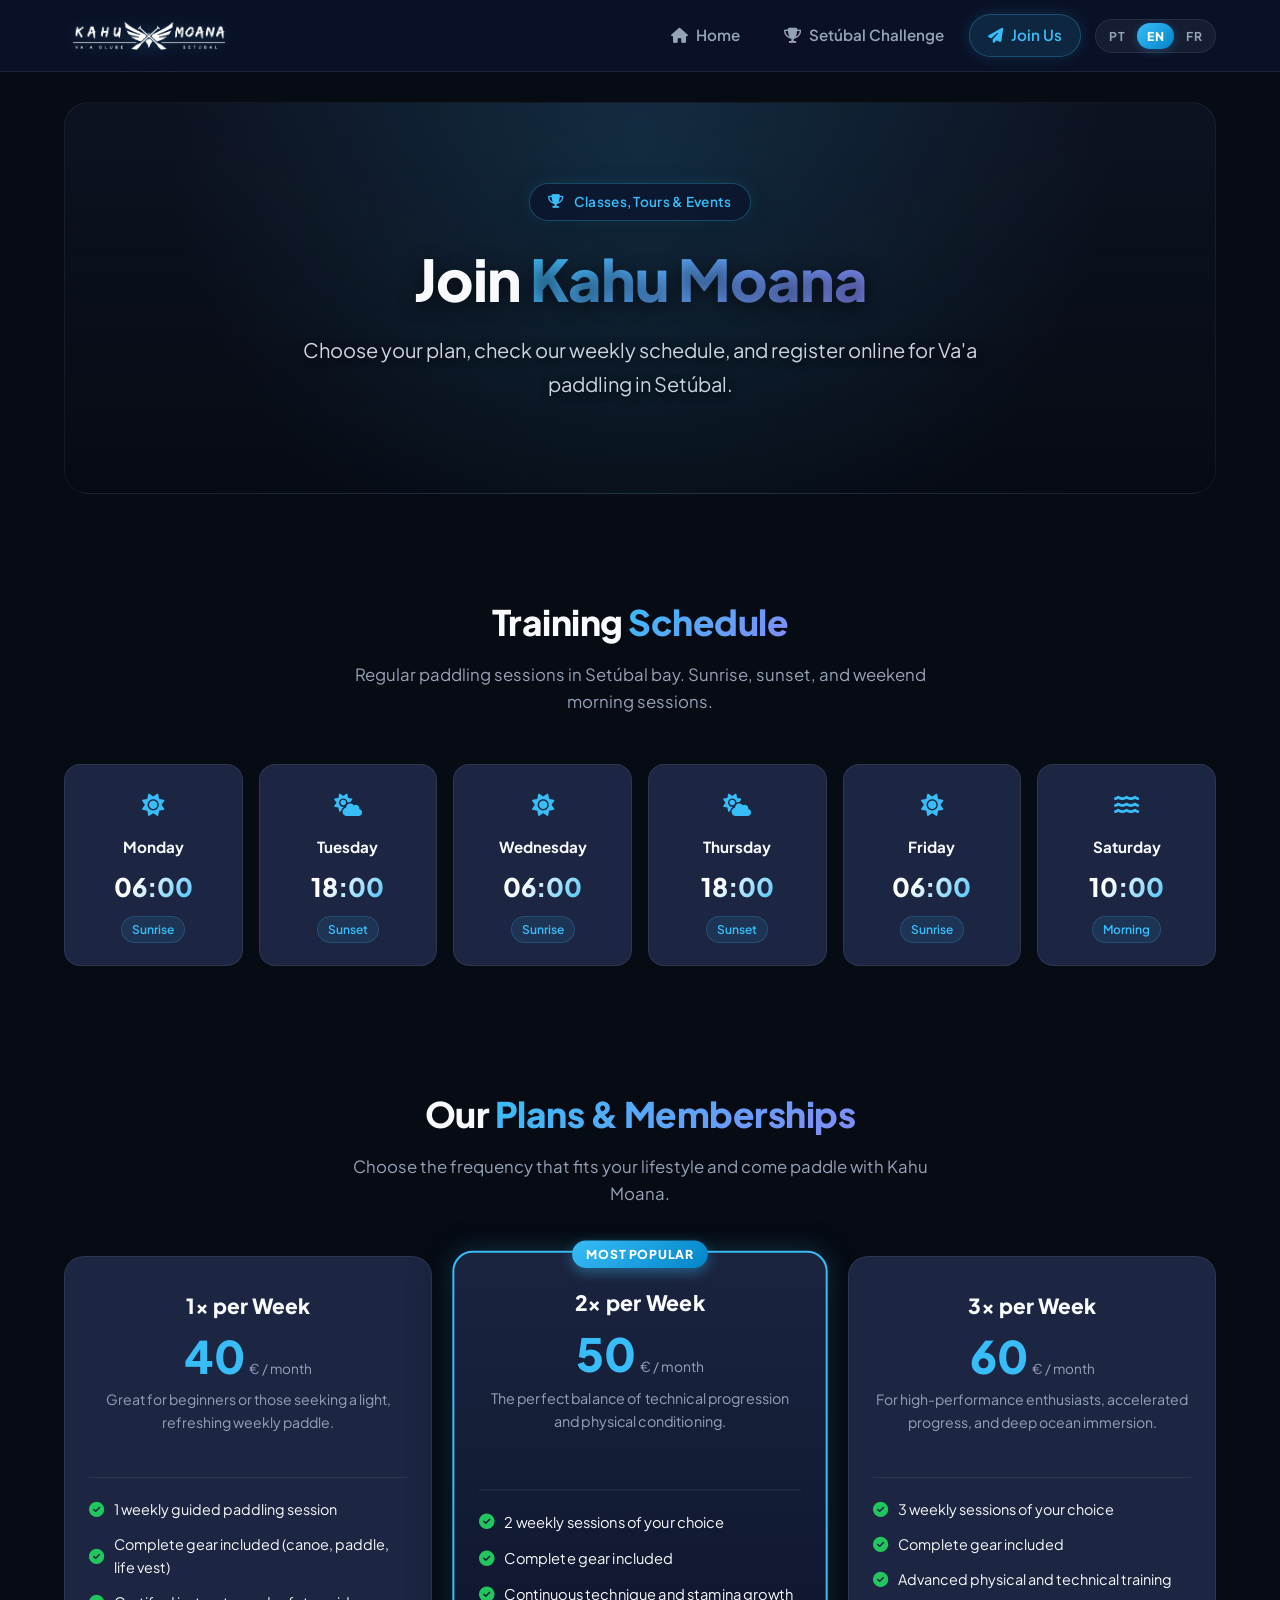
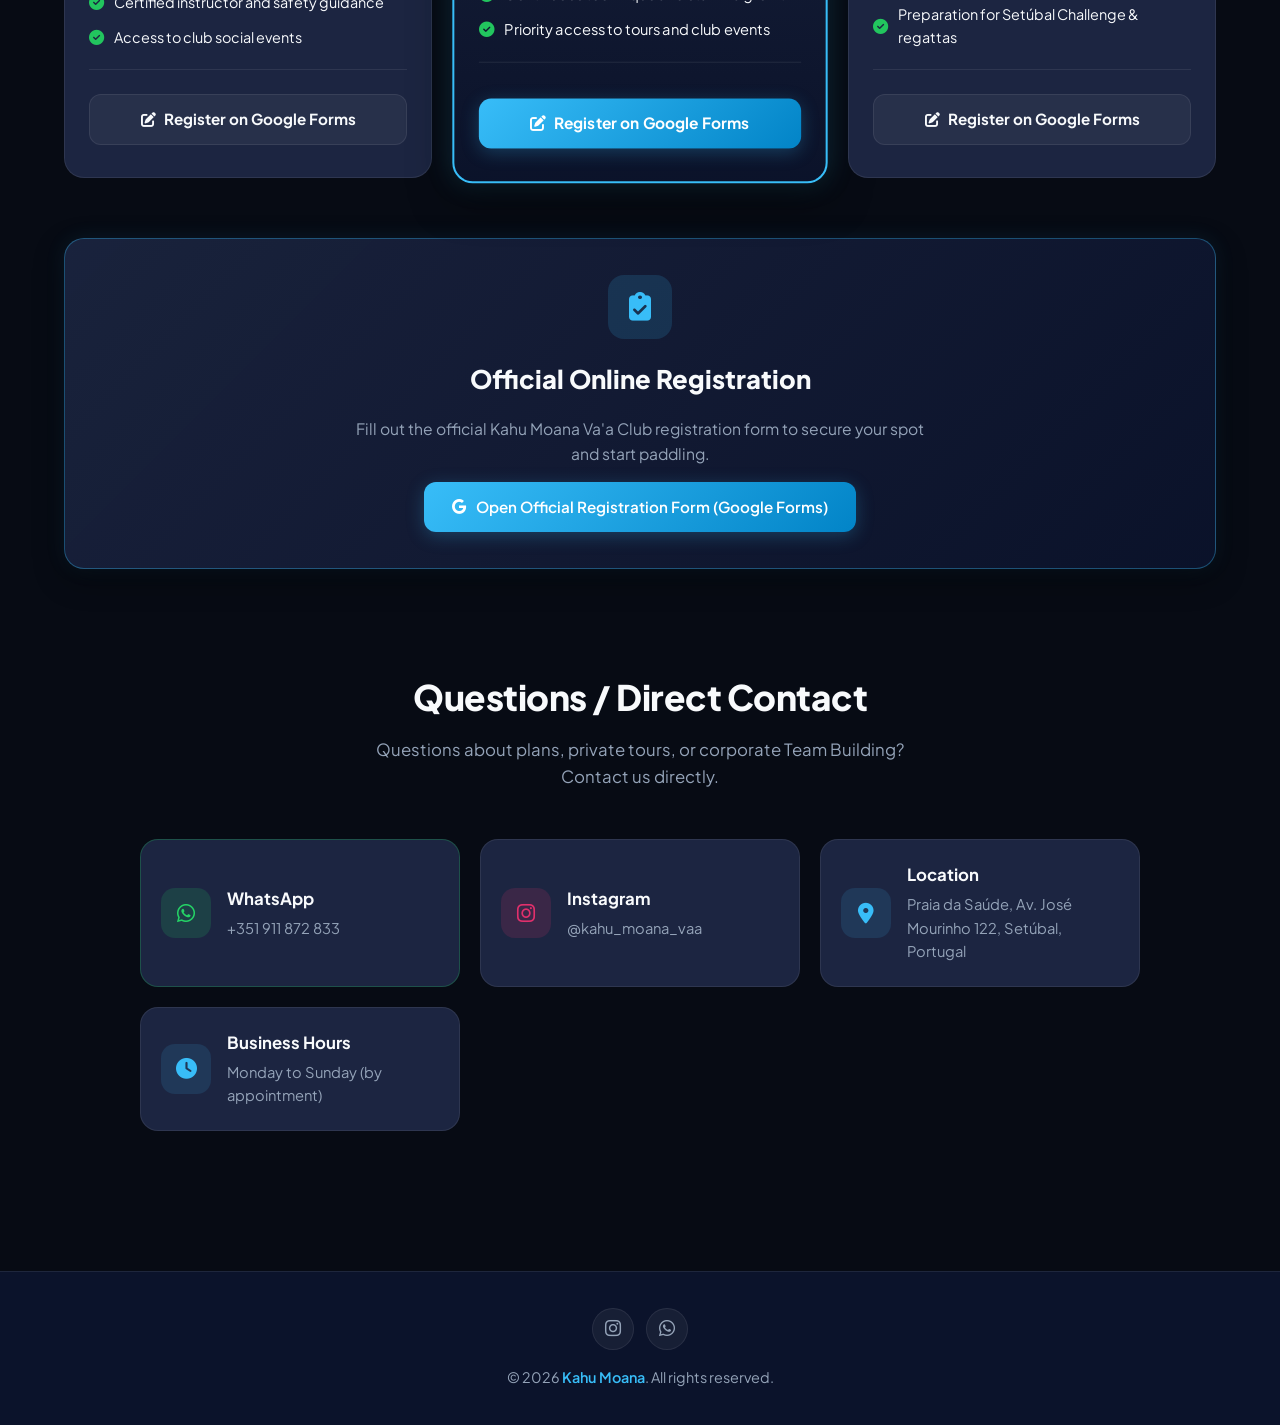
<file: contato.html>
<!DOCTYPE html>
<html lang="pt-BR">
<head>
    <meta charset="UTF-8">
    <meta http-equiv="refresh" content="0; url=participe.html">
    <title>Redirecionando para Participe...</title>
    <script>window.location.href = "participe.html";</script>
</head>
<body>
    <p>Redirecionando para <a href="participe.html">Participe</a>...</p>
</body>
</html>
</file>
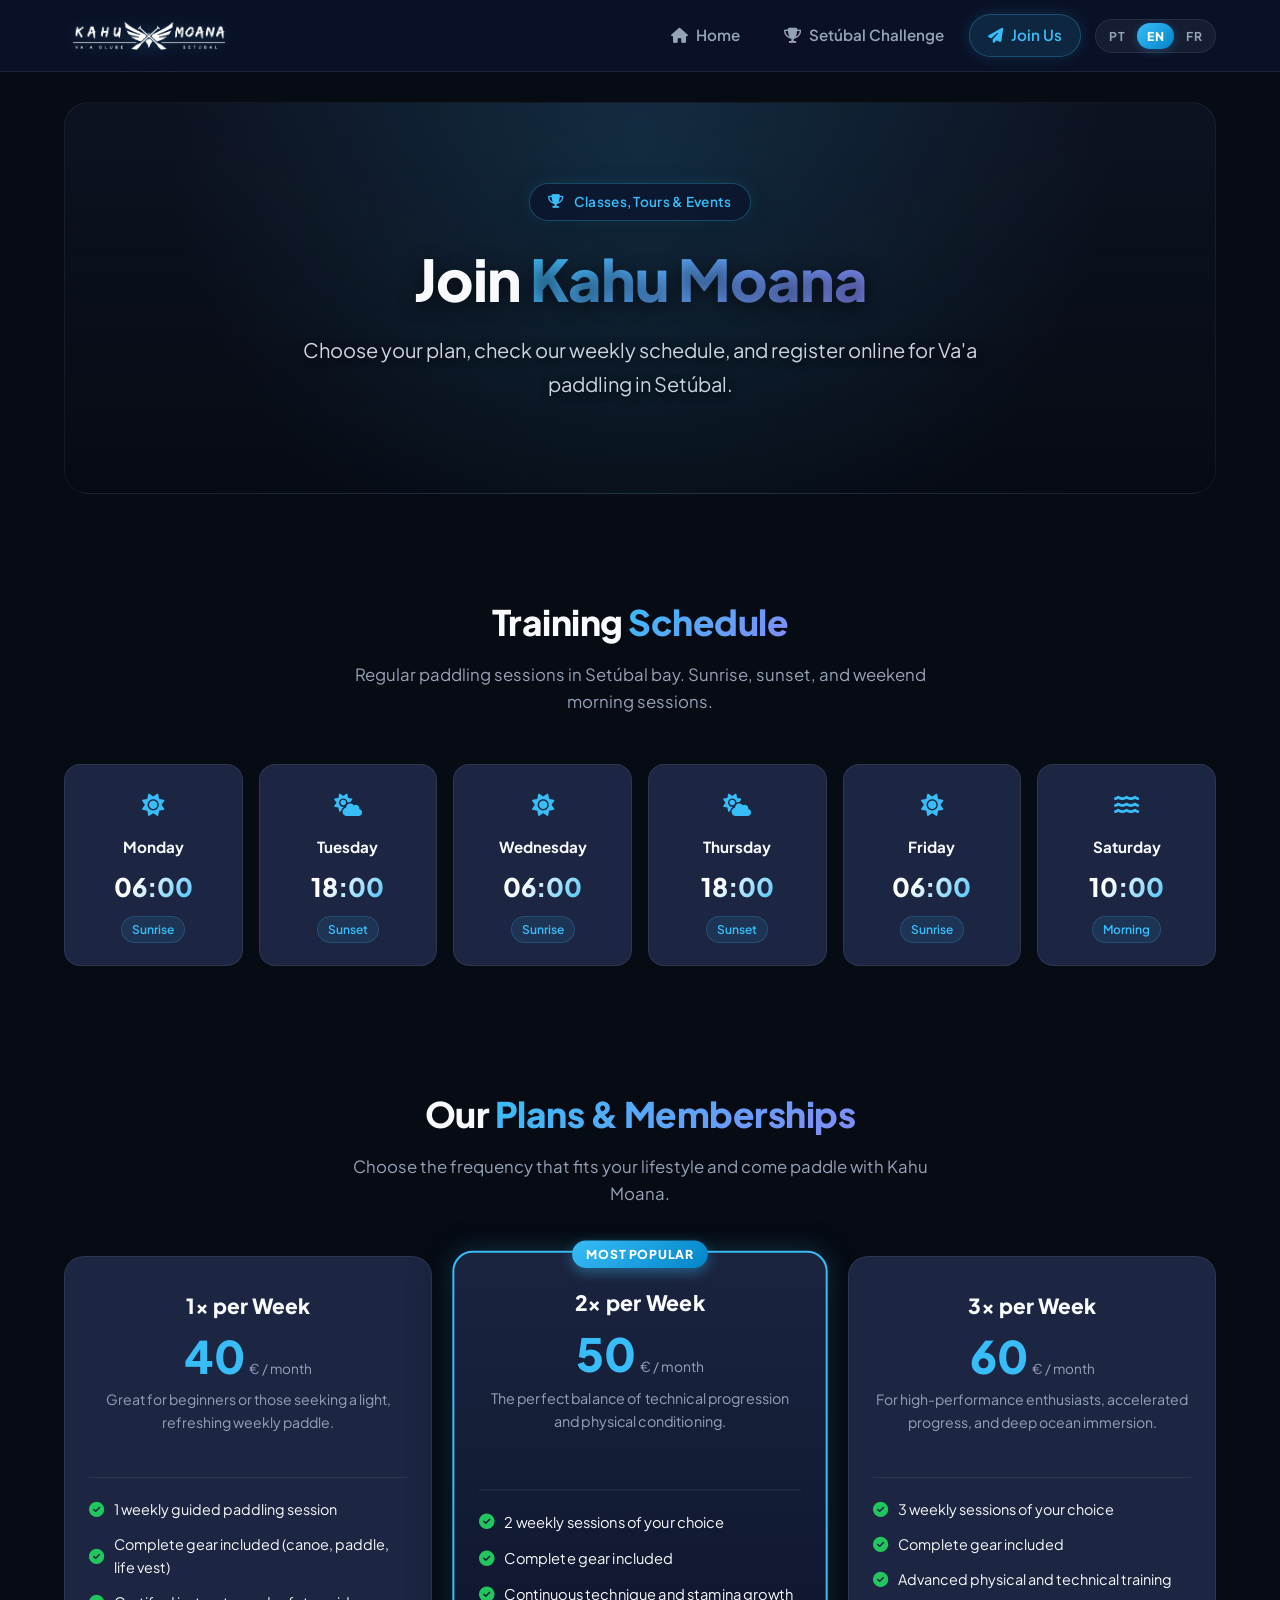
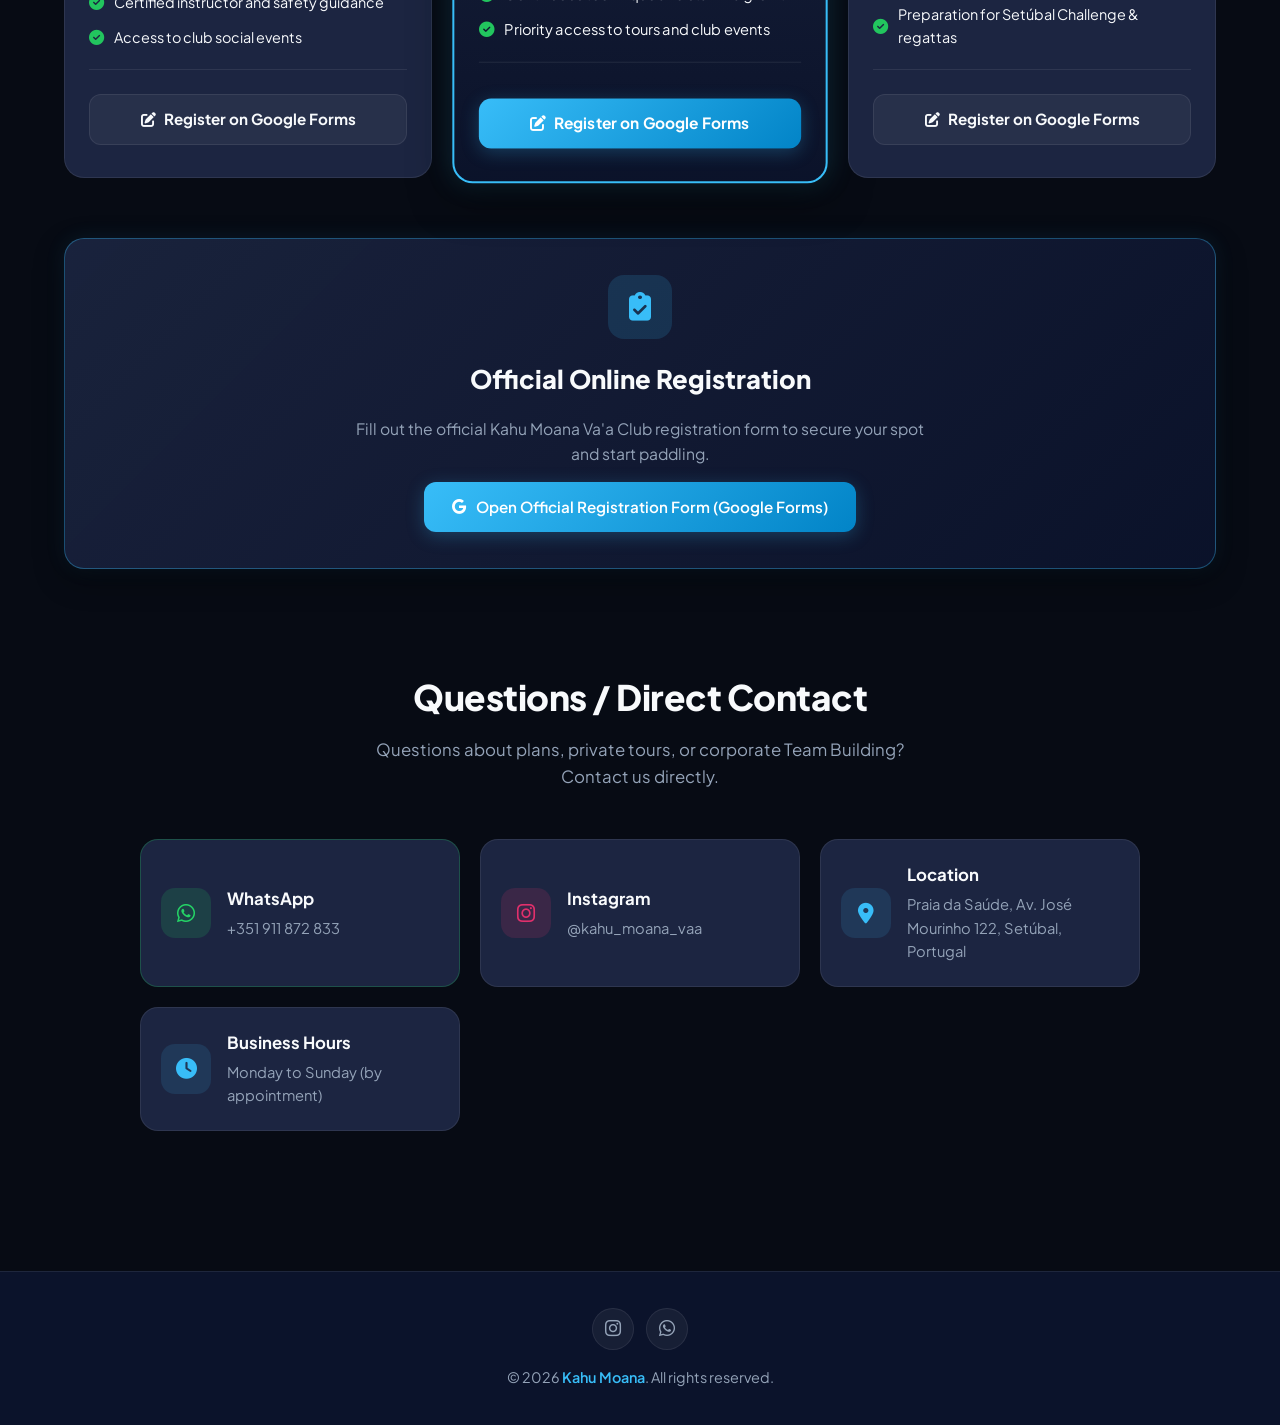
<file: participe.html>
<!DOCTYPE html>
<html lang="pt-BR">

<head>
    <meta charset="UTF-8">
    <meta name="viewport" content="width=device-width, initial-scale=1.0">
    <title>Kahu Moana | Participe</title>
    
    <!-- Google Fonts -->
    <link rel="preconnect" href="https://fonts.googleapis.com">
    <link rel="preconnect" href="https://fonts.gstatic.com" crossorigin>
    <link href="https://fonts.googleapis.com/css2?family=Plus+Jakarta+Sans:wght@300;400;500;600;700;800&display=swap" rel="stylesheet">
    
    <!-- Font Awesome Icons -->
    <link rel="stylesheet" href="https://cdnjs.cloudflare.com/ajax/libs/font-awesome/6.5.1/css/all.min.css">
    
    <!-- CSS Customizado -->
    <link rel="stylesheet" href="style.css">
    <link rel="shortcut icon" href="assets/KahuMoana.ico" type="image/x-icon">
</head>

<body>
    <!-- Cabeçalho Fixo / Navegação Principal -->
    <header class="cabecalho-fixo" id="cabecalho">
        <div class="nav-container">
            <a href="index.html" class="logo">
                <img src="assets/BRANCO_LOGO.webp" alt="Logo Kahu Moana" class="logo-img">
            </a>

            <div class="nav-acoes">
                <nav class="nav-links" id="nav-links" aria-label="Navegação principal">
                    <ul>
                        <li>
                            <a href="index.html">
                                <i class="fa-solid fa-house"></i>
                                <span data-i18n="menu_home">Home</span>
                            </a>
                        </li>
                        <li>
                            <a href="setubal-challenge.html">
                                <i class="fa-solid fa-trophy"></i>
                                <span data-i18n="menu_setubal">Setúbal Challenge</span>
                            </a>
                        </li>
                        <li>
                            <a href="participe.html" class="ativo">
                                <i class="fa-solid fa-paper-plane"></i>
                                <span data-i18n="menu_participe">Participe</span>
                            </a>
                        </li>
                    </ul>

                    <!-- Seletor no Menu Mobile -->
                    <div class="seletor-idioma-mobile">
                        <span class="seletor-idioma-mobile-label">
                            <i class="fa-solid fa-globe"></i>
                            <span data-i18n="seletor_idioma_label">Idioma / Language</span>
                        </span>
                        <div class="seletor-idioma" role="group" aria-label="Idioma">
                            <button type="button" class="btn-idioma ativo" data-lang="pt" title="Português">PT</button>
                            <button type="button" class="btn-idioma" data-lang="en" title="English">EN</button>
                            <button type="button" class="btn-idioma" data-lang="fr" title="Français">FR</button>
                        </div>
                    </div>
                </nav>

                <!-- Seletor Desktop -->
                <div class="seletor-idioma seletor-idioma-desktop" id="seletor-idioma-desktop" role="group" aria-label="Selecionar idioma">
                    <button type="button" class="btn-idioma ativo" data-lang="pt" title="Português">PT</button>
                    <button type="button" class="btn-idioma" data-lang="en" title="English">EN</button>
                    <button type="button" class="btn-idioma" data-lang="fr" title="Français">FR</button>
                </div>

                <button class="btn-mobile" id="btn-mobile" aria-label="Abrir menu de navegação" aria-expanded="false">
                    <i class="fa-solid fa-bars"></i>
                </button>
            </div>
        </div>
        <div class="nav-overlay" id="nav-overlay"></div>
    </header>

    <main class="conteudo-principal">
        <!-- Hero da Página Participe -->
        <section class="hero">
            <div class="hero-badge">
                <i class="fa-solid fa-trophy"></i>
                <span data-i18n="participe_badge">Aulas, Passeios & Eventos</span>
            </div>
            <h1 data-i18n-html="participe_title">Junte-se à <span>Kahu Moana</span></h1>
            <p data-i18n="participe_subtitle">Treinos regulares de Canoa Va'a em Setúbal. Consulte os horários, escolha o seu plano e faça a sua inscrição online.</p>
        </section>

        <!-- Seção 1: Horários dos Treinos -->
        <section class="secao" id="horarios">
            <div class="secao-header">
                <h2 data-i18n-html="horarios_titulo">Horários dos <span>Treinos</span></h2>
                <p data-i18n="horarios_subtitulo">Treinos regulares na baía de Setúbal. Remadas ao nascer do sol, ao pôr do sol e aos fins de semana.</p>
            </div>

            <div class="horarios-grid">
                <!-- Segunda -->
                <div class="horario-card">
                    <div class="horario-icone">
                        <i class="fa-solid fa-sun"></i>
                    </div>
                    <span class="horario-dia" data-i18n="dia_segunda">Segunda-feira</span>
                    <span class="horario-hora">06:00</span>
                    <span class="horario-tag" data-i18n="tag_manha">Nascer do Sol</span>
                </div>

                <!-- Terça -->
                <div class="horario-card">
                    <div class="horario-icone">
                        <i class="fa-solid fa-cloud-sun"></i>
                    </div>
                    <span class="horario-dia" data-i18n="dia_terca">Terça-feira</span>
                    <span class="horario-hora">18:00</span>
                    <span class="horario-tag" data-i18n="tag_tarde">Pôr do Sol</span>
                </div>

                <!-- Quarta -->
                <div class="horario-card">
                    <div class="horario-icone">
                        <i class="fa-solid fa-sun"></i>
                    </div>
                    <span class="horario-dia" data-i18n="dia_quarta">Quarta-feira</span>
                    <span class="horario-hora">06:00</span>
                    <span class="horario-tag" data-i18n="tag_manha">Nascer do Sol</span>
                </div>

                <!-- Quinta -->
                <div class="horario-card">
                    <div class="horario-icone">
                        <i class="fa-solid fa-cloud-sun"></i>
                    </div>
                    <span class="horario-dia" data-i18n="dia_quinta">Quinta-feira</span>
                    <span class="horario-hora">18:00</span>
                    <span class="horario-tag" data-i18n="tag_tarde">Pôr do Sol</span>
                </div>

                <!-- Sexta -->
                <div class="horario-card">
                    <div class="horario-icone">
                        <i class="fa-solid fa-sun"></i>
                    </div>
                    <span class="horario-dia" data-i18n="dia_sexta">Sexta-feira</span>
                    <span class="horario-hora">06:00</span>
                    <span class="horario-tag" data-i18n="tag_manha">Nascer do Sol</span>
                </div>

                <!-- Sábado -->
                <div class="horario-card">
                    <div class="horario-icone">
                        <i class="fa-solid fa-water"></i>
                    </div>
                    <span class="horario-dia" data-i18n="dia_sabado">Sábado</span>
                    <span class="horario-hora">10:00</span>
                    <span class="horario-tag" data-i18n="tag_fimdesemana">Manhã</span>
                </div>
            </div>
        </section>

        <!-- Seção 2: Planos e Mensalidades -->
        <section class="secao" id="planos">
            <div class="secao-header">
                <h2 data-i18n-html="planos_titulo">Nossos <span>Planos & Mensalidades</span></h2>
                <p data-i18n="planos_subtitulo">Escolha a frequência ideal para a sua rotina e venha remar com a Kahu Moana.</p>
            </div>

            <div class="planos-grid">
                <!-- Plano 1x Semana -->
                <div class="plano-card">
                    <div class="plano-header">
                        <h3 class="plano-titulo" data-i18n="plano1_titulo">1x por Semana</h3>
                        <div class="plano-preco-box">
                            <span class="plano-valor" data-i18n="plano1_preco">40</span>
                            <span class="plano-periodo" data-i18n="plano1_periodo">€ / mês</span>
                        </div>
                        <p class="plano-desc" data-i18n="plano1_desc">Ideal para quem está a começar ou quer uma rotina leve.</p>
                    </div>

                    <ul class="plano-features">
                        <li><i class="fa-solid fa-circle-check"></i> <span data-i18n="plano1_f1">1 treino semanal guiado</span></li>
                        <li><i class="fa-solid fa-circle-check"></i> <span data-i18n="plano1_f2">Equipamento completo (canoa, remo e colete)</span></li>
                        <li><i class="fa-solid fa-circle-check"></i> <span data-i18n="plano1_f3">Acompanhamento com instrutor qualificado</span></li>
                        <li><i class="fa-solid fa-circle-check"></i> <span data-i18n="plano1_f4">Participação nas atividades do clube</span></li>
                    </ul>

                    <a href="https://docs.google.com/forms/d/e/1FAIpQLSdvpRsFs1Z6s0VMp0QuLsmFou50IIJg0B9sUQ5NzL-5zIdIZQ/viewform" target="_blank" rel="noopener noreferrer" class="btn btn-secondary btn-plano">
                        <i class="fa-solid fa-pen-to-square"></i>
                        <span data-i18n="btn_escolher_plano">Inscrever-se no Formulário</span>
                    </a>
                </div>

                <!-- Plano 2x Semana (Destaque) -->
                <div class="plano-card destaque">
                    <span class="plano-badge-topo" data-i18n="plano2_badge">Mais Popular</span>
                    <div class="plano-header">
                        <h3 class="plano-titulo" data-i18n="plano2_titulo">2x por Semana</h3>
                        <div class="plano-preco-box">
                            <span class="plano-valor" data-i18n="plano2_preco">50</span>
                            <span class="plano-periodo" data-i18n="plano2_periodo">€ / mês</span>
                        </div>
                        <p class="plano-desc" data-i18n="plano2_desc">O equilíbrio perfeito entre evolução técnica e condicionamento físico.</p>
                    </div>

                    <ul class="plano-features">
                        <li><i class="fa-solid fa-circle-check"></i> <span data-i18n="plano2_f1">2 treinos semanais à escolha</span></li>
                        <li><i class="fa-solid fa-circle-check"></i> <span data-i18n="plano2_f2">Equipamento completo incluído</span></li>
                        <li><i class="fa-solid fa-circle-check"></i> <span data-i18n="plano2_f3">Evolução técnica contínua e resistência</span></li>
                        <li><i class="fa-solid fa-circle-check"></i> <span data-i18n="plano2_f4">Acesso prioritário a passeios e eventos</span></li>
                    </ul>

                    <a href="https://docs.google.com/forms/d/e/1FAIpQLSdvpRsFs1Z6s0VMp0QuLsmFou50IIJg0B9sUQ5NzL-5zIdIZQ/viewform" target="_blank" rel="noopener noreferrer" class="btn btn-primary btn-plano">
                        <i class="fa-solid fa-pen-to-square"></i>
                        <span data-i18n="btn_escolher_plano">Inscrever-se no Formulário</span>
                    </a>
                </div>

                <!-- Plano 3x Semana -->
                <div class="plano-card">
                    <div class="plano-header">
                        <h3 class="plano-titulo" data-i18n="plano3_titulo">3x por Semana</h3>
                        <div class="plano-preco-box">
                            <span class="plano-valor" data-i18n="plano3_preco">60</span>
                            <span class="plano-periodo" data-i18n="plano3_periodo">€ / mês</span>
                        </div>
                        <p class="plano-desc" data-i18n="plano3_desc">Para quem busca alto rendimento, evolução acelerada e imersão no mar.</p>
                    </div>

                    <ul class="plano-features">
                        <li><i class="fa-solid fa-circle-check"></i> <span data-i18n="plano3_f1">3 treinos semanais à escolha</span></li>
                        <li><i class="fa-solid fa-circle-check"></i> <span data-i18n="plano3_f2">Equipamento completo incluído</span></li>
                        <li><i class="fa-solid fa-circle-check"></i> <span data-i18n="plano3_f3">Preparação física e técnica avançada</span></li>
                        <li><i class="fa-solid fa-circle-check"></i> <span data-i18n="plano3_f4">Preparação para o Setúbal Challenge e regatas</span></li>
                    </ul>

                    <a href="https://docs.google.com/forms/d/e/1FAIpQLSdvpRsFs1Z6s0VMp0QuLsmFou50IIJg0B9sUQ5NzL-5zIdIZQ/viewform" target="_blank" rel="noopener noreferrer" class="btn btn-secondary btn-plano">
                        <i class="fa-solid fa-pen-to-square"></i>
                        <span data-i18n="btn_escolher_plano">Inscrever-se no Formulário</span>
                    </a>
               </div>
            </div>
        </section>

        <!-- Seção 3: Card Destaque Google Forms -->
        <div class="google-form-card">
            <div class="form-icone">
                <i class="fa-solid fa-clipboard-check"></i>
            </div>
            <h3 data-i18n="gform_titulo">Inscrição Oficial Online</h3>
            <p data-i18n="gform_desc">Preencha o formulário oficial de inscrição do Kahu Moana Va'a Clube para garantir a sua vaga e iniciar as suas remadas.</p>
            <a href="https://docs.google.com/forms/d/e/1FAIpQLSdvpRsFs1Z6s0VMp0QuLsmFou50IIJg0B9sUQ5NzL-5zIdIZQ/viewform" target="_blank" rel="noopener noreferrer" class="btn btn-primary">
                <i class="fa-brands fa-google"></i>
                <span data-i18n="gform_btn">Abrir Formulário de Inscrição (Google Forms)</span>
            </a>
        </div>

        <!-- Seção 4: Canais de Contato & Dúvidas Rápidas -->
        <section class="secao" id="contato-direto">
            <div class="secao-header">
                <h2 data-i18n-html="contato_duvidas_titulo">Fale Connosco / <span>Dúvidas</span></h2>
                <p data-i18n="contato_duvidas_subtitulo">Dúvidas sobre os planos, agendamento de passeios ou Team Building? Fale diretamente connosco.</p>
            </div>

            <div class="contato-container">
                <!-- Informações e Canais de Contato -->
                <div class="contato-info">
                    <a href="https://api.whatsapp.com/send?phone=351911872833&text=Ol%C3%A1%2C%20gostaria%20de%20saber%20mais%20sobre%20os%20treinos%20e%20marcar%20uma%20aula%20experimental!" target="_blank" rel="noopener noreferrer" class="contato-item contato-item-whatsapp">
                        <div class="contato-item-icon contato-icon-whatsapp">
                            <i class="fa-brands fa-whatsapp"></i>
                        </div>
                        <div class="contato-item-texto">
                            <h4 data-i18n="info_whatsapp_title">WhatsApp</h4>
                            <p data-i18n="info_whatsapp_desc">+351 911 872 833</p>
                        </div>
                    </a>

                    <a href="https://www.instagram.com/kahu_moana_vaa/" target="_blank" rel="noopener noreferrer" class="contato-item">
                        <div class="contato-item-icon contato-icon-instagram">
                            <i class="fa-brands fa-instagram"></i>
                        </div>
                        <div class="contato-item-texto">
                            <h4 data-i18n="info_instagram_title">Instagram</h4>
                            <p data-i18n="info_instagram_desc">@kahu_moana_vaa</p>
                        </div>
                    </a>


                    <div class="contato-item">
                        <div class="contato-item-icon">
                            <i class="fa-solid fa-location-dot"></i>
                        </div>
                        <div class="contato-item-texto">
                            <h4 data-i18n="info_local_title">Localização</h4>
                            <p data-i18n="info_local_desc">Praia da Saúde, Av. José Mourinho 122, Setúbal, Portugal</p>
                        </div>
                    </div>

                    <div class="contato-item">
                        <div class="contato-item-icon">
                            <i class="fa-solid fa-clock"></i>
                        </div>
                        <div class="contato-item-texto">
                            <h4 data-i18n="info_horario_title">Horário de Atendimento</h4>
                            <p data-i18n="info_horario_desc">Segunda a Domingo (mediante agendamento)</p>
                        </div>
                    </div>
                </div>
            </div>
        </section>
    </main>

    <footer class="rodape">
        <div class="rodape-container">
            <div class="rodape-sociais">
                <a href="https://www.instagram.com/kahu_moana_vaa/" target="_blank" rel="noopener noreferrer" class="btn-social social-instagram" data-i18n-aria="social_instagram_aria" data-i18n-title="info_instagram_title" title="Instagram" aria-label="Instagram">
                    <i class="fa-brands fa-instagram"></i>
                </a>
                <a href="https://api.whatsapp.com/send?phone=351911872833&text=Ol%C3%A1%2C%20gostaria%20de%20saber%20mais%20sobre%20os%20treinos%20e%20marcar%20uma%20aula%20experimental!" target="_blank" rel="noopener noreferrer" class="btn-social social-whatsapp" data-i18n-aria="social_whatsapp_aria" data-i18n-title="info_whatsapp_title" title="WhatsApp" aria-label="WhatsApp">
                    <i class="fa-brands fa-whatsapp"></i>
                </a>
                
            </div>
            <p data-i18n-html="rodape_texto">&copy; 2026 <span>Kahu Moana</span>. Todos os direitos reservados.</p>
        </div>
    </footer>

    <script src="script.js" defer></script>
</body>

</html>
</file>
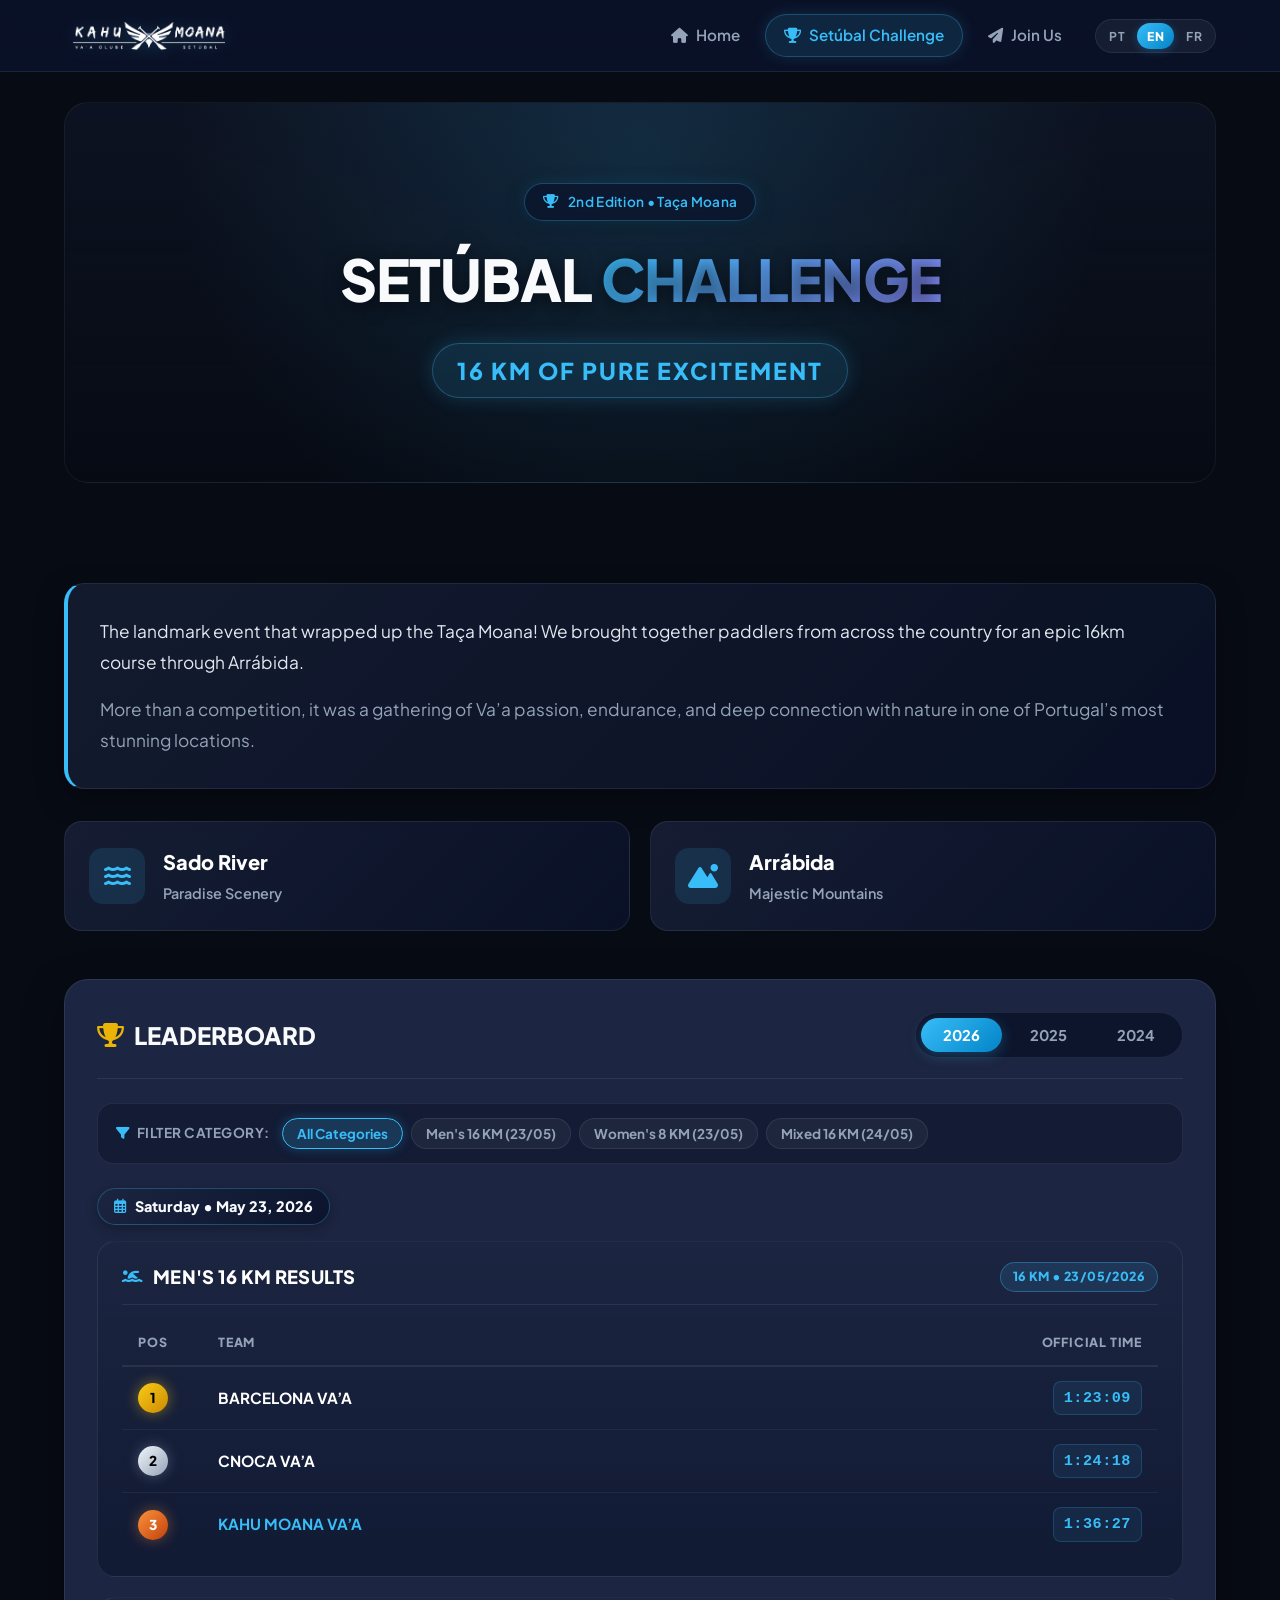
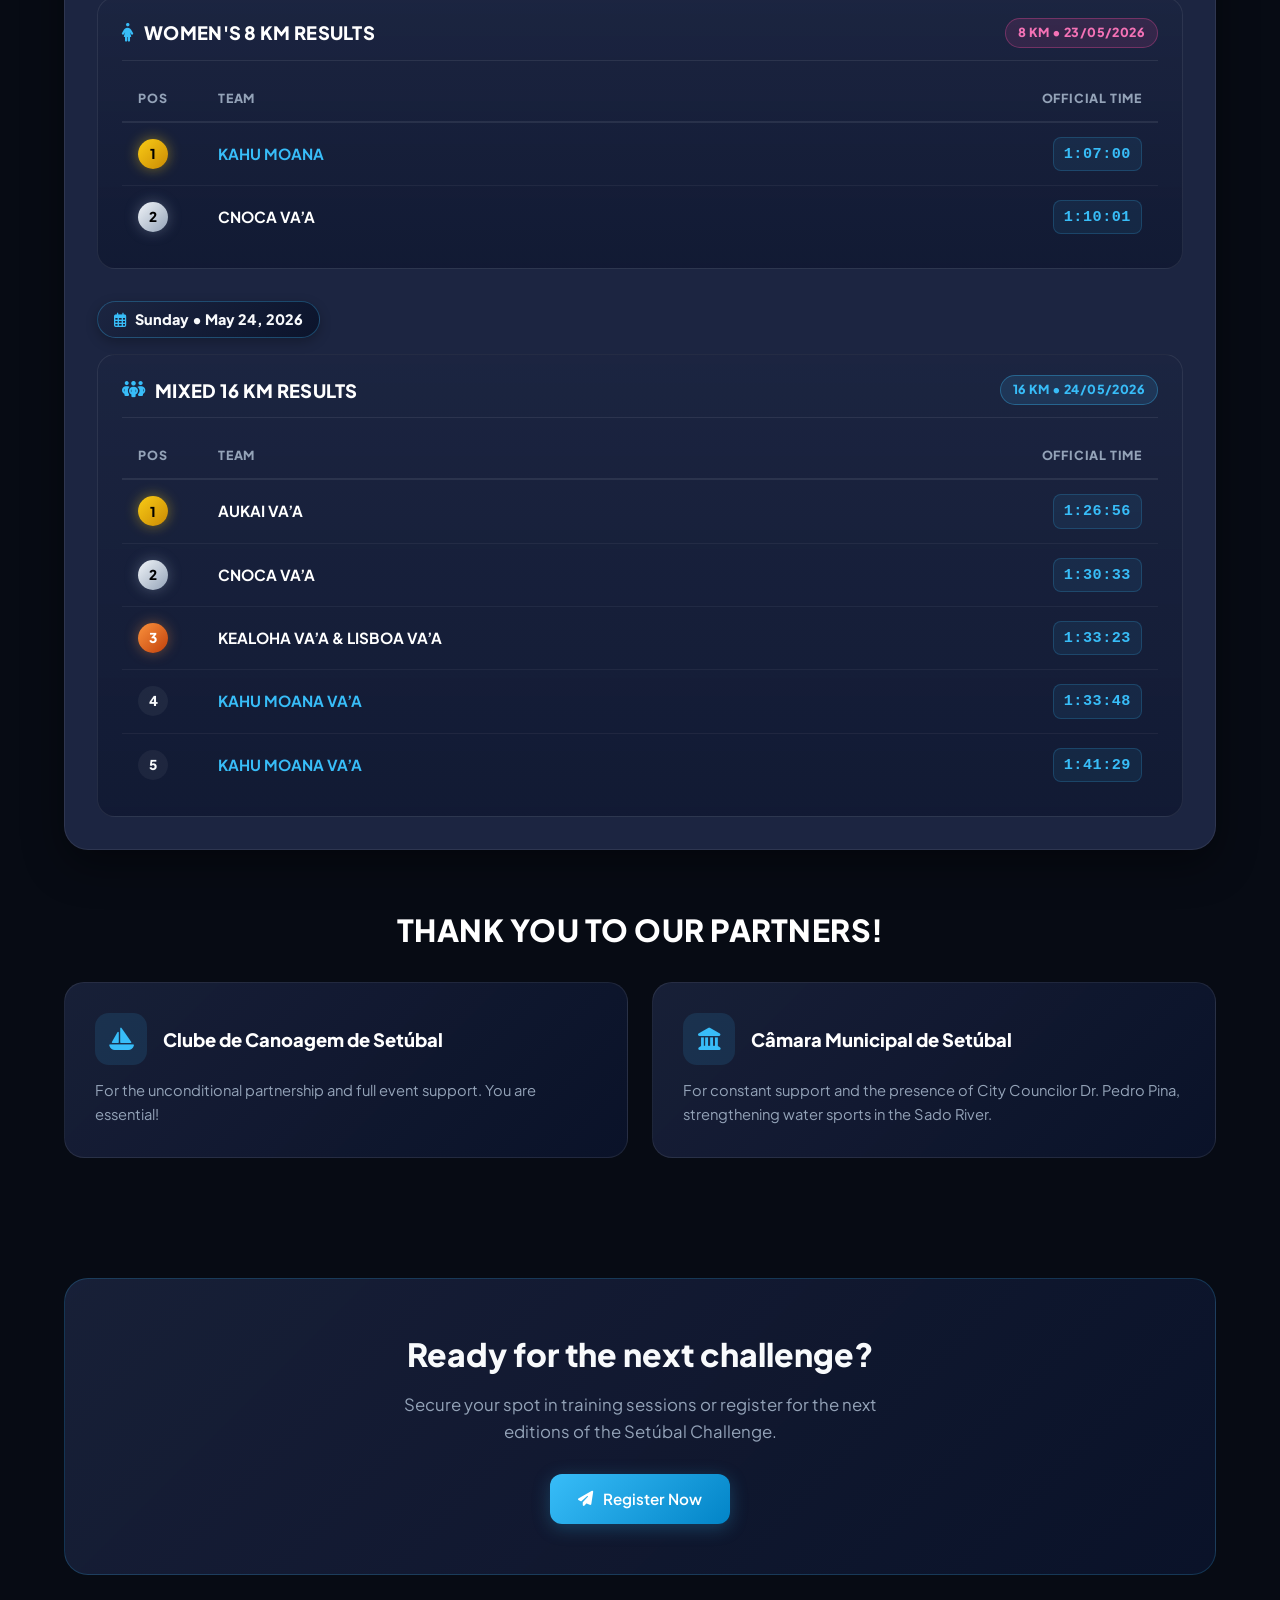
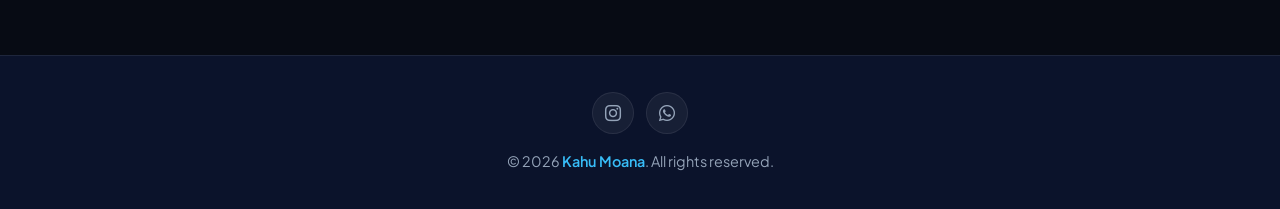
<file: setubal-challenge.html>
<!DOCTYPE html>
<html lang="pt-BR">

<head>
    <meta charset="UTF-8">
    <meta name="viewport" content="width=device-width, initial-scale=1.0">
    <title>Kahu Moana | Setúbal Challenge</title>

    <!-- Google Fonts -->
    <link rel="preconnect" href="https://fonts.googleapis.com">
    <link rel="preconnect" href="https://fonts.gstatic.com" crossorigin>
    <link href="https://fonts.googleapis.com/css2?family=Plus+Jakarta+Sans:wght@300;400;500;600;700;800&display=swap"
        rel="stylesheet">

    <!-- Font Awesome Icons -->
    <link rel="stylesheet" href="https://cdnjs.cloudflare.com/ajax/libs/font-awesome/6.5.1/css/all.min.css">

    <!-- CSS Customizado -->
    <link rel="stylesheet" href="style.css">
    <link rel="shortcut icon" href="assets/KahuMoana.ico" type="image/x-icon">
</head>

<body>
    <!-- Cabeçalho Fixo / Navegação Principal -->
    <header class="cabecalho-fixo" id="cabecalho">
        <div class="nav-container">
            <a href="index.html" class="logo">
                <img src="assets/BRANCO_LOGO.webp" alt="Logo Kahu Moana" class="logo-img">
            </a>

            <div class="nav-acoes">
                <nav class="nav-links" id="nav-links" aria-label="Navegação principal">
                    <ul>
                        <li>
                            <a href="index.html">
                                <i class="fa-solid fa-house"></i>
                                <span data-i18n="menu_home">Home</span>
                            </a>
                        </li>
                        <li>
                            <a href="setubal-challenge.html" class="ativo">
                                <i class="fa-solid fa-trophy"></i>
                                <span data-i18n="menu_setubal">Setúbal Challenge</span>
                            </a>
                        </li>
                        <li>
                            <a href="participe.html">
                                <i class="fa-solid fa-paper-plane"></i>
                                <span data-i18n="menu_participe">Participe</span>
                            </a>
                        </li>
                    </ul>

                    <!-- Seletor no Menu Mobile -->
                    <div class="seletor-idioma-mobile">
                        <span class="seletor-idioma-mobile-label">
                            <i class="fa-solid fa-globe"></i>
                            <span data-i18n="seletor_idioma_label">Idioma / Language</span>
                        </span>
                        <div class="seletor-idioma" role="group" aria-label="Idioma">
                            <button type="button" class="btn-idioma ativo" data-lang="pt" title="Português">PT</button>
                            <button type="button" class="btn-idioma" data-lang="en" title="English">EN</button>
                            <button type="button" class="btn-idioma" data-lang="fr" title="Français">FR</button>
                        </div>
                    </div>
                </nav>

                <!-- Seletor Desktop -->
                <div class="seletor-idioma seletor-idioma-desktop" id="seletor-idioma-desktop" role="group"
                    aria-label="Selecionar idioma">
                    <button type="button" class="btn-idioma ativo" data-lang="pt" title="Português">PT</button>
                    <button type="button" class="btn-idioma" data-lang="en" title="English">EN</button>
                    <button type="button" class="btn-idioma" data-lang="fr" title="Français">FR</button>
                </div>

                <button class="btn-mobile" id="btn-mobile" aria-label="Abrir menu de navegação" aria-expanded="false">
                    <i class="fa-solid fa-bars"></i>
                </button>
            </div>
        </div>
        <div class="nav-overlay" id="nav-overlay"></div>
    </header>

    <main class="conteudo-principal">
        <!-- Hero da Página Setúbal Challenge -->
        <section class="hero">
            <div class="hero-badge">
                <i class="fa-solid fa-trophy"></i>
                <span data-i18n="setubal_badge"> 3ª Taça Moana</span>
            </div>
            <h1 data-i18n-html="setubal_title">SETÚBAL <span>CHALLENGE</span></h1>
            <div class="hero-subtitle-highlight" data-i18n="setubal_subtitle">16 KM DE PURA EMOÇÃO</div>
        </section>

        <!-- Seção Narrativa, Cenários e Classificações -->
        <section class="secao">
            <div class="intro-challenge-card">
                <p data-i18n="setubal_intro_p1">
                    O evento que fechou com chave de ouro a Taça Moana! Reunimos remadores de todo o país num percurso
                    épico de 16km passando pela Arrábida.
                </p>
                <p data-i18n="setubal_intro_p2">
                    Mais do que uma competição, foi um encontro de paixão pelo Va’a, superação e conexão com a natureza
                    num dos lugares mais bonitos de Portugal.
                </p>
            </div>

            <!-- Cenários Destaque -->
            <div class="cenarios-grid">
                <div class="cenario-card">
                    <div class="cenario-icone">
                        <i class="fa-solid fa-water"></i>
                    </div>
                    <div class="cenario-texto">
                        <h4 data-i18n="cenario_sado_title">Rio Sado</h4>
                        <span data-i18n="cenario_sado_desc">Cenário Paradisíaco</span>
                    </div>
                </div>

                <div class="cenario-card">
                    <div class="cenario-icone">
                        <i class="fa-solid fa-mountain-sun"></i>
                    </div>
                    <div class="cenario-texto">
                        <h4 data-i18n="cenario_arrabida_title">Arrábida</h4>
                        <span data-i18n="cenario_arrabida_desc">Serra Majestosa</span>
                    </div>
                </div>
            </div>

            <!-- Tabela de Classificações (Leaderboard) -->
            <div class="classificacoes-box" id="classificacoes">
                <div class="classificacoes-header">
                    <h3 data-i18n-html="classificacoes_title"><i class="fa-solid fa-trophy"></i> CLASSIFICAÇÕES</h3>
                    <div class="tab-ano-container" role="tablist" aria-label="Ano da classificação">
                        <button type="button" class="tab-btn ativo" data-tab-ano="2026" id="tab-2026" role="tab"
                            aria-selected="true" aria-controls="painel-classificacao-2026"
                            data-i18n="tab_2026">2026</button>
                        <button type="button" class="tab-btn" data-tab-ano="2025" id="tab-2025" role="tab"
                            aria-selected="false" aria-controls="painel-classificacao-2025"
                            data-i18n="tab_2025">2025</button>
                        <button type="button" class="tab-btn" data-tab-ano="2024" id="tab-2024" role="tab"
                            aria-selected="false" aria-controls="painel-classificacao-2024"
                            data-i18n="tab_2024">2024</button>
                    </div>
                </div>

                <div class="classificacoes-conteudos">
                    <!-- PAINEL 2026 -->
                    <div class="painel-ano ativo" id="painel-classificacao-2026" role="tabpanel"
                        aria-labelledby="tab-2026">
                        <!-- Filtro de Categorias / Dias em 2026 -->
                        <div class="filtros-categoria-wrapper">
                            <span class="filtros-label"><i class="fa-solid fa-filter"></i> <span
                                    data-i18n="filtro_label">Filtrar Categoria:</span></span>
                            <div class="categoria-filtros" role="group" aria-label="Filtro de Categorias 2026">
                                <button type="button" class="cat-filtro-btn ativo" data-filtro="todos"
                                    data-i18n="filtro_todos">Todas as Categorias</button>
                                <button type="button" class="cat-filtro-btn" data-filtro="masculino-16k"
                                    data-i18n="filtro_masculino_16k">Masculino 16 KM (23/05)</button>
                                <button type="button" class="cat-filtro-btn" data-filtro="feminino-8k"
                                    data-i18n="filtro_feminino_8k">Feminino 8 KM (23/05)</button>
                                <button type="button" class="cat-filtro-btn" data-filtro="mista-16k"
                                    data-i18n="filtro_mista_16k">Mista 16 KM (24/05)</button>
                            </div>
                        </div>

                        <div class="categorias-grid-container">
                            <!-- BLOCO 1: SÁBADO 23/05/2026 -->
                            <div class="bloco-dia" data-dia="23-05">
                                <div class="dia-header">
                                    <div class="dia-badge">
                                        <i class="fa-regular fa-calendar-days"></i>
                                        <span data-i18n="dia_23_05_header">Sábado • 23 de Maio de 2026</span>
                                    </div>
                                </div>

                                <div class="categorias-cards-lista">
                                    <!-- Categoria Masculino 16 KM -->
                                    <div class="categoria-card" data-categoria="masculino-16k">
                                        <div class="categoria-card-header">
                                            <div class="categoria-card-titulo">
                                                <i class="fa-solid fa-person-swimming"></i>
                                                <h4 data-i18n="cat_masculino_16k_title">RESULTADO MASCULINO 16 KM</h4>
                                            </div>
                                            <span class="categoria-badge badge-16k">16 KM • 23/05/2026</span>
                                        </div>

                                        <div class="tabela-wrapper">
                                            <table class="tabela-classificacao">
                                                <thead>
                                                    <tr>
                                                        <th style="width: 80px;" data-i18n="tabela_col_pos">POS</th>
                                                        <th data-i18n="tabela_col_equipa">EQUIPA</th>
                                                        <th style="width: 180px; text-align: right;"
                                                            data-i18n="tabela_col_tempo">TEMPO OFICIAL</th>
                                                    </tr>
                                                </thead>
                                                <tbody>
                                                    <tr>
                                                        <td><span class="pos-badge pos-1">1</span></td>
                                                        <td><span class="equipa-nome">BARCELONA VA’A</span></td>
                                                        <td style="text-align: right;"><span
                                                                class="tempo-tag">1:23:09</span></td>
                                                    </tr>
                                                    <tr>
                                                        <td><span class="pos-badge pos-2">2</span></td>
                                                        <td><span class="equipa-nome">CNOCA VA’A</span></td>
                                                        <td style="text-align: right;"><span
                                                                class="tempo-tag">1:24:18</span></td>
                                                    </tr>
                                                    <tr>
                                                        <td><span class="pos-badge pos-3">3</span></td>
                                                        <td><span class="equipa-nome destaque-kahu">KAHU MOANA
                                                                VA’A</span></td>
                                                        <td style="text-align: right;"><span
                                                                class="tempo-tag">1:36:27</span></td>
                                                    </tr>
                                                </tbody>
                                            </table>
                                        </div>
                                    </div>

                                    <!-- Categoria Feminino 8 KM -->
                                    <div class="categoria-card" data-categoria="feminino-8k">
                                        <div class="categoria-card-header">
                                            <div class="categoria-card-titulo">
                                                <i class="fa-solid fa-person-dress"></i>
                                                <h4 data-i18n="cat_feminino_8k_title">RESULTADO FEMININO 8 KM</h4>
                                            </div>
                                            <span class="categoria-badge badge-8k">8 KM • 23/05/2026</span>
                                        </div>

                                        <div class="tabela-wrapper">
                                            <table class="tabela-classificacao">
                                                <thead>
                                                    <tr>
                                                        <th style="width: 80px;" data-i18n="tabela_col_pos">POS</th>
                                                        <th data-i18n="tabela_col_equipa">EQUIPA</th>
                                                        <th style="width: 180px; text-align: right;"
                                                            data-i18n="tabela_col_tempo">TEMPO OFICIAL</th>
                                                    </tr>
                                                </thead>
                                                <tbody>
                                                    <tr>
                                                        <td><span class="pos-badge pos-1">1</span></td>
                                                        <td><span class="equipa-nome destaque-kahu">KAHU MOANA</span>
                                                        </td>
                                                        <td style="text-align: right;"><span
                                                                class="tempo-tag">1:07:00</span></td>
                                                    </tr>
                                                    <tr>
                                                        <td><span class="pos-badge pos-2">2</span></td>
                                                        <td><span class="equipa-nome">CNOCA VA’A</span></td>
                                                        <td style="text-align: right;"><span
                                                                class="tempo-tag">1:10:01</span></td>
                                                    </tr>
                                                </tbody>
                                            </table>
                                        </div>
                                    </div>
                                </div>
                            </div>

                            <!-- BLOCO 2: DOMINGO 24/05/2026 -->
                            <div class="bloco-dia" data-dia="24-05">
                                <div class="dia-header">
                                    <div class="dia-badge">
                                        <i class="fa-regular fa-calendar-days"></i>
                                        <span data-i18n="dia_24_05_header">Domingo • 24 de Maio de 2026</span>
                                    </div>
                                </div>

                                <div class="categorias-cards-lista">
                                    <!-- Categoria Mista 16 KM -->
                                    <div class="categoria-card" data-categoria="mista-16k">
                                        <div class="categoria-card-header">
                                            <div class="categoria-card-titulo">
                                                <i class="fa-solid fa-people-group"></i>
                                                <h4 data-i18n="cat_mista_16k_title">RESULTADO MISTA 16 KM</h4>
                                            </div>
                                            <span class="categoria-badge badge-16k">16 KM • 24/05/2026</span>
                                        </div>

                                        <div class="tabela-wrapper">
                                            <table class="tabela-classificacao">
                                                <thead>
                                                    <tr>
                                                        <th style="width: 80px;" data-i18n="tabela_col_pos">POS</th>
                                                        <th data-i18n="tabela_col_equipa">EQUIPA</th>
                                                        <th style="width: 180px; text-align: right;"
                                                            data-i18n="tabela_col_tempo">TEMPO OFICIAL</th>
                                                    </tr>
                                                </thead>
                                                <tbody>
                                                    <tr>
                                                        <td><span class="pos-badge pos-1">1</span></td>
                                                        <td><span class="equipa-nome">AUKAI VA’A</span></td>
                                                        <td style="text-align: right;"><span
                                                                class="tempo-tag">1:26:56</span></td>
                                                    </tr>
                                                    <tr>
                                                        <td><span class="pos-badge pos-2">2</span></td>
                                                        <td><span class="equipa-nome">CNOCA VA’A</span></td>
                                                        <td style="text-align: right;"><span
                                                                class="tempo-tag">1:30:33</span></td>
                                                    </tr>
                                                    <tr>
                                                        <td><span class="pos-badge pos-3">3</span></td>
                                                        <td><span class="equipa-nome">KEALOHA VA’A & LISBOA VA’A</span>
                                                        </td>
                                                        <td style="text-align: right;"><span
                                                                class="tempo-tag">1:33:23</span></td>
                                                    </tr>
                                                    <tr>
                                                        <td><span class="pos-badge">4</span></td>
                                                        <td><span class="equipa-nome destaque-kahu">KAHU MOANA
                                                                VA’A</span></td>
                                                        <td style="text-align: right;"><span
                                                                class="tempo-tag">1:33:48</span></td>
                                                    </tr>
                                                    <tr>
                                                        <td><span class="pos-badge">5</span></td>
                                                        <td><span class="equipa-nome destaque-kahu">KAHU MOANA
                                                                VA’A</span></td>
                                                        <td style="text-align: right;"><span
                                                                class="tempo-tag">1:41:29</span></td>
                                                    </tr>
                                                </tbody>
                                            </table>
                                        </div>
                                    </div>
                                </div>
                            </div>
                        </div>
                    </div>

                    <!-- PAINEL 2025 -->
                    <div class="painel-ano" id="painel-classificacao-2025" role="tabpanel" aria-labelledby="tab-2025"
                        style="display: none;">
                        <div class="categoria-card">
                            <div class="categoria-card-header">
                                <div class="categoria-card-titulo">
                                    <i class="fa-solid fa-trophy"></i>
                                    <h4 data-i18n="cat_geral_2025_title">CLASSIFICAÇÃO GERAL 16 KM</h4>
                                </div>
                                <span class="categoria-badge badge-16k">16 KM • 2025</span>
                            </div>
                            <div class="tabela-wrapper">
                                <table class="tabela-classificacao" id="tabela-classificacao-2025">
                                    <thead>
                                        <tr>
                                            <th style="width: 80px;" data-i18n="tabela_col_pos">POS</th>
                                            <th data-i18n="tabela_col_equipa">EQUIPA</th>
                                            <th style="width: 180px; text-align: right;" data-i18n="tabela_col_tempo">
                                                TEMPO OFICIAL</th>
                                        </tr>
                                    </thead>
                                    <tbody>
                                        <tr>
                                            <td><span class="pos-badge pos-1">1</span></td>
                                            <td><span class="equipa-nome">AUKAI CANOE CLUBE</span></td>
                                            <td style="text-align: right;"><span class="tempo-tag">1:29:49,51</span>
                                            </td>
                                        </tr>
                                        <tr>
                                            <td><span class="pos-badge pos-2">2</span></td>
                                            <td><span class="equipa-nome destaque-kahu">KAHU MOANA VA'A</span></td>
                                            <td style="text-align: right;"><span class="tempo-tag">1:35:22,82</span>
                                            </td>
                                        </tr>
                                        <tr>
                                            <td><span class="pos-badge pos-3">3</span></td>
                                            <td><span class="equipa-nome">LISBOA VA'A</span></td>
                                            <td style="text-align: right;"><span class="tempo-tag">1:37:57,97</span>
                                            </td>
                                        </tr>
                                        <tr>
                                            <td><span class="pos-badge">4</span></td>
                                            <td><span class="equipa-nome">KEALOHA VA'A</span></td>
                                            <td style="text-align: right;"><span class="tempo-tag">1:38:26,58</span>
                                            </td>
                                        </tr>
                                        <tr>
                                            <td><span class="pos-badge">5</span></td>
                                            <td><span class="equipa-nome">KAHUNA VA'A</span></td>
                                            <td style="text-align: right;"><span class="tempo-tag">1:38:33,90</span>
                                            </td>
                                        </tr>
                                        <tr>
                                            <td><span class="pos-badge">6</span></td>
                                            <td><span class="equipa-nome">DOURO VA'A</span></td>
                                            <td style="text-align: right;"><span class="tempo-tag">1:38:58.68</span>
                                            </td>
                                        </tr>
                                        <tr>
                                            <td><span class="pos-badge">7</span></td>
                                            <td><span class="equipa-nome">CNOCA VA'A</span></td>
                                            <td style="text-align: right;"><span class="tempo-tag">1:41:21,55</span>
                                            </td>
                                        </tr>
                                        <tr>
                                            <td><span class="pos-badge">8</span></td>
                                            <td><span class="equipa-nome">KAHUNA VA'A 2</span></td>
                                            <td style="text-align: right;"><span class="tempo-tag">1:48:45,22</span>
                                            </td>
                                        </tr>
                                        <tr>
                                            <td><span class="pos-badge">9</span></td>
                                            <td><span class="equipa-nome destaque-kahu">KAHU MOANA VA'A 3</span></td>
                                            <td style="text-align: right;"><span class="tempo-tag">1:50:45,61</span>
                                            </td>
                                        </tr>
                                        <tr>
                                            <td><span class="pos-badge">10</span></td>
                                            <td><span class="equipa-nome">DOURO VA'A 2</span></td>
                                            <td style="text-align: right;"><span class="tempo-tag">1:51:38,37</span>
                                            </td>
                                        </tr>
                                        <tr>
                                            <td><span class="pos-badge">11</span></td>
                                            <td><span class="equipa-nome destaque-kahu">KAHU MOANA VA'A 2</span></td>
                                            <td style="text-align: right;"><span class="tempo-tag">1:52:58,48</span>
                                            </td>
                                        </tr>
                                    </tbody>
                                </table>
                            </div>
                        </div>
                    </div>

                    <!-- PAINEL 2024 -->
                    <div class="painel-ano" id="painel-classificacao-2024" role="tabpanel" aria-labelledby="tab-2024"
                        style="display: none;">
                        <div class="categoria-card">
                            <div class="categoria-card-header">
                                <div class="categoria-card-titulo">
                                    <i class="fa-solid fa-trophy"></i>
                                    <h4 data-i18n="cat_geral_2024_title">CLASSIFICAÇÃO GERAL 16 KM</h4>
                                </div>
                                <span class="categoria-badge badge-16k">16 KM • 2024</span>
                            </div>
                            <div class="tabela-wrapper">
                                <table class="tabela-classificacao" id="tabela-classificacao-2024">
                                    <thead>
                                        <tr>
                                            <th style="width: 80px;" data-i18n="tabela_col_pos">POS</th>
                                            <th data-i18n="tabela_col_equipa">EQUIPA</th>
                                            <th style="width: 180px; text-align: right;" data-i18n="tabela_col_tempo">
                                                TEMPO OFICIAL</th>
                                        </tr>
                                    </thead>
                                    <tbody>
                                        <tr>
                                            <td><span class="pos-badge pos-1">1</span></td>
                                            <td><span class="equipa-nome">AUKAI CANOE CLUBE</span></td>
                                            <td style="text-align: right;"><span class="tempo-tag">1:31:12,10</span>
                                            </td>
                                        </tr>
                                        <tr>
                                            <td><span class="pos-badge pos-2">2</span></td>
                                            <td><span class="equipa-nome destaque-kahu">KAHU MOANA VA'A</span></td>
                                            <td style="text-align: right;"><span class="tempo-tag">1:36:45,30</span>
                                            </td>
                                        </tr>
                                        <tr>
                                            <td><span class="pos-badge pos-3">3</span></td>
                                            <td><span class="equipa-nome">LISBOA VA'A</span></td>
                                            <td style="text-align: right;"><span class="tempo-tag">1:39:10,05</span>
                                            </td>
                                        </tr>
                                        <tr>
                                            <td><span class="pos-badge">4</span></td>
                                            <td><span class="equipa-nome">KEALOHA VA'A</span></td>
                                            <td style="text-align: right;"><span class="tempo-tag">1:40:22,80</span>
                                            </td>
                                        </tr>
                                        <tr>
                                            <td><span class="pos-badge">5</span></td>
                                            <td><span class="equipa-nome">DOURO VA'A</span></td>
                                            <td style="text-align: right;"><span class="tempo-tag">1:42:15,40</span>
                                            </td>
                                        </tr>
                                    </tbody>
                                </table>
                            </div>
                        </div>
                    </div>
                </div>
            </div>

            <!-- Seção Parcerias & Agradecimentos -->
            <div class="secao-parceiros" style="margin-top: 56px;">
                <div class="secao-parceiros-header">
                    <h3 data-i18n="parceiros_title">OBRIGADO PELA PARCERIA!</h3>
                </div>

                <div class="parceiros-grid">
                    <div class="parceiro-card">
                        <div class="parceiro-header">
                            <div class="parceiro-icone">
                                <i class="fa-solid fa-sailboat"></i>
                            </div>
                            <h4 data-i18n="parceiro1_title">Clube de Canoagem de Setúbal</h4>
                        </div>
                        <p data-i18n="parceiro1_desc">
                            Pela parceria incondicional e por todo o suporte prestado ao longo de todo o evento. Vocês
                            são fundamentais!
                        </p>
                    </div>

                    <div class="parceiro-card">
                        <div class="parceiro-header">
                            <div class="parceiro-icone">
                                <i class="fa-solid fa-landmark"></i>
                            </div>
                            <h4 data-i18n="parceiro2_title">Câmara Municipal de Setúbal</h4>
                        </div>
                        <p data-i18n="parceiro2_desc">
                            Pelo apoio constante e presença do Vereador Dr. Pedro Pina, reforçando o valor do desporto
                            no Rio Sado.
                        </p>
                    </div>
                </div>
            </div>
        </section>

        <!-- Banner de Chamada para Ação -->
        <div class="cta-banner">
            <h3 data-i18n="cta_setubal_title">Pronto para o próximo desafio?</h3>
            <p data-i18n="cta_setubal_desc">Garanta a sua vaga nos treinos ou participe nas próximas edições do Setúbal
                Challenge.</p>
            <a href="participe.html" class="btn btn-primary">
                <i class="fa-solid fa-paper-plane"></i>
                <span data-i18n="cta_setubal_btn">Fazer Minha Inscrição</span>
            </a>
        </div>
    </main>

    <footer class="rodape">
        <div class="rodape-container">
            <div class="rodape-sociais">
                <a href="https://www.instagram.com/kahu_moana_vaa/" target="_blank" rel="noopener noreferrer"
                    class="btn-social social-instagram" data-i18n-aria="social_instagram_aria"
                    data-i18n-title="info_instagram_title" title="Instagram" aria-label="Instagram">
                    <i class="fa-brands fa-instagram"></i>
                </a>
                <a href="https://api.whatsapp.com/send?phone=351911872833&text=Ol%C3%A1%2C%20gostaria%20de%20saber%20mais%20sobre%20os%20treinos%20e%20marcar%20uma%20aula%20experimental!" target="_blank" rel="noopener noreferrer"
                    class="btn-social social-whatsapp" data-i18n-aria="social_whatsapp_aria"
                    data-i18n-title="info_whatsapp_title" title="WhatsApp" aria-label="WhatsApp">
                    <i class="fa-brands fa-whatsapp"></i>
                </a>

            </div>
            <p data-i18n-html="rodape_texto">&copy; 2026 <span>Kahu Moana VA'A</span>. Todos os direitos reservados.</p>
        </div>
    </footer>

    <script src="script.js" defer></script>
</body>

</html>
</file>
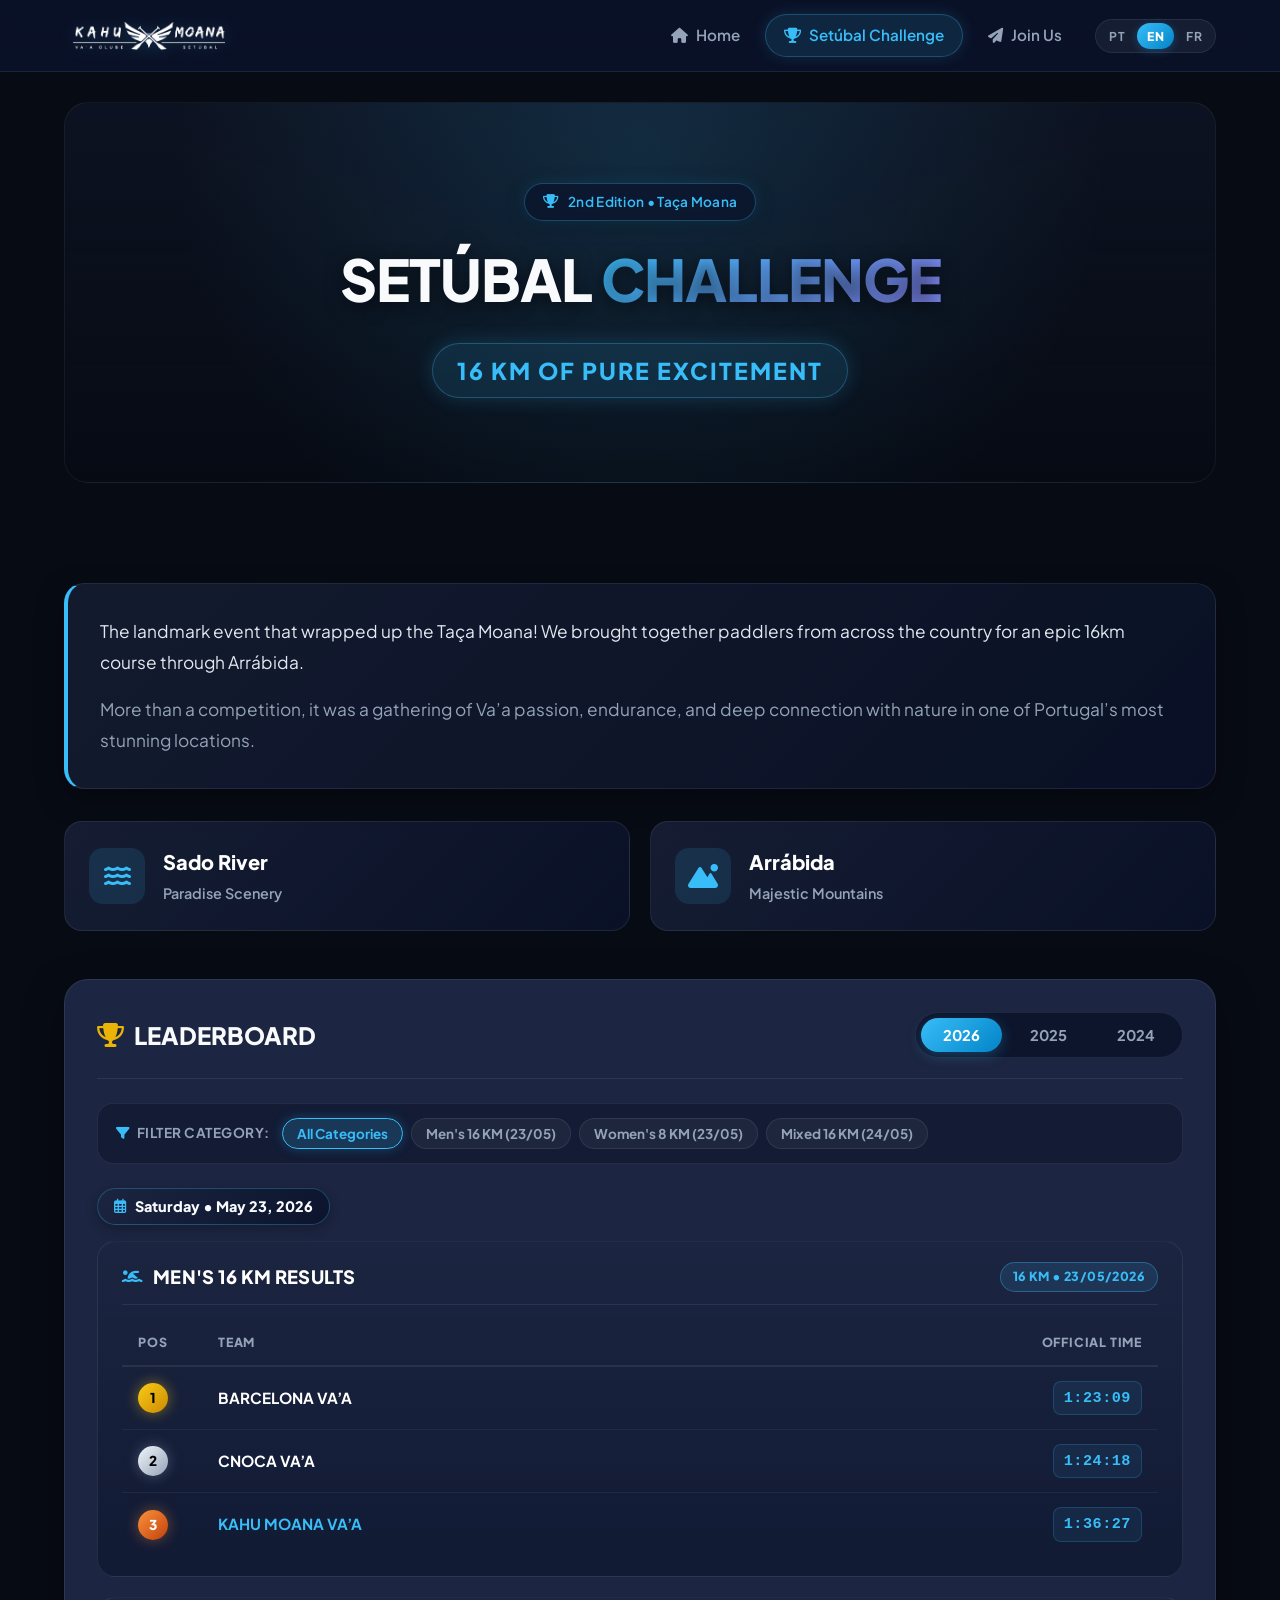
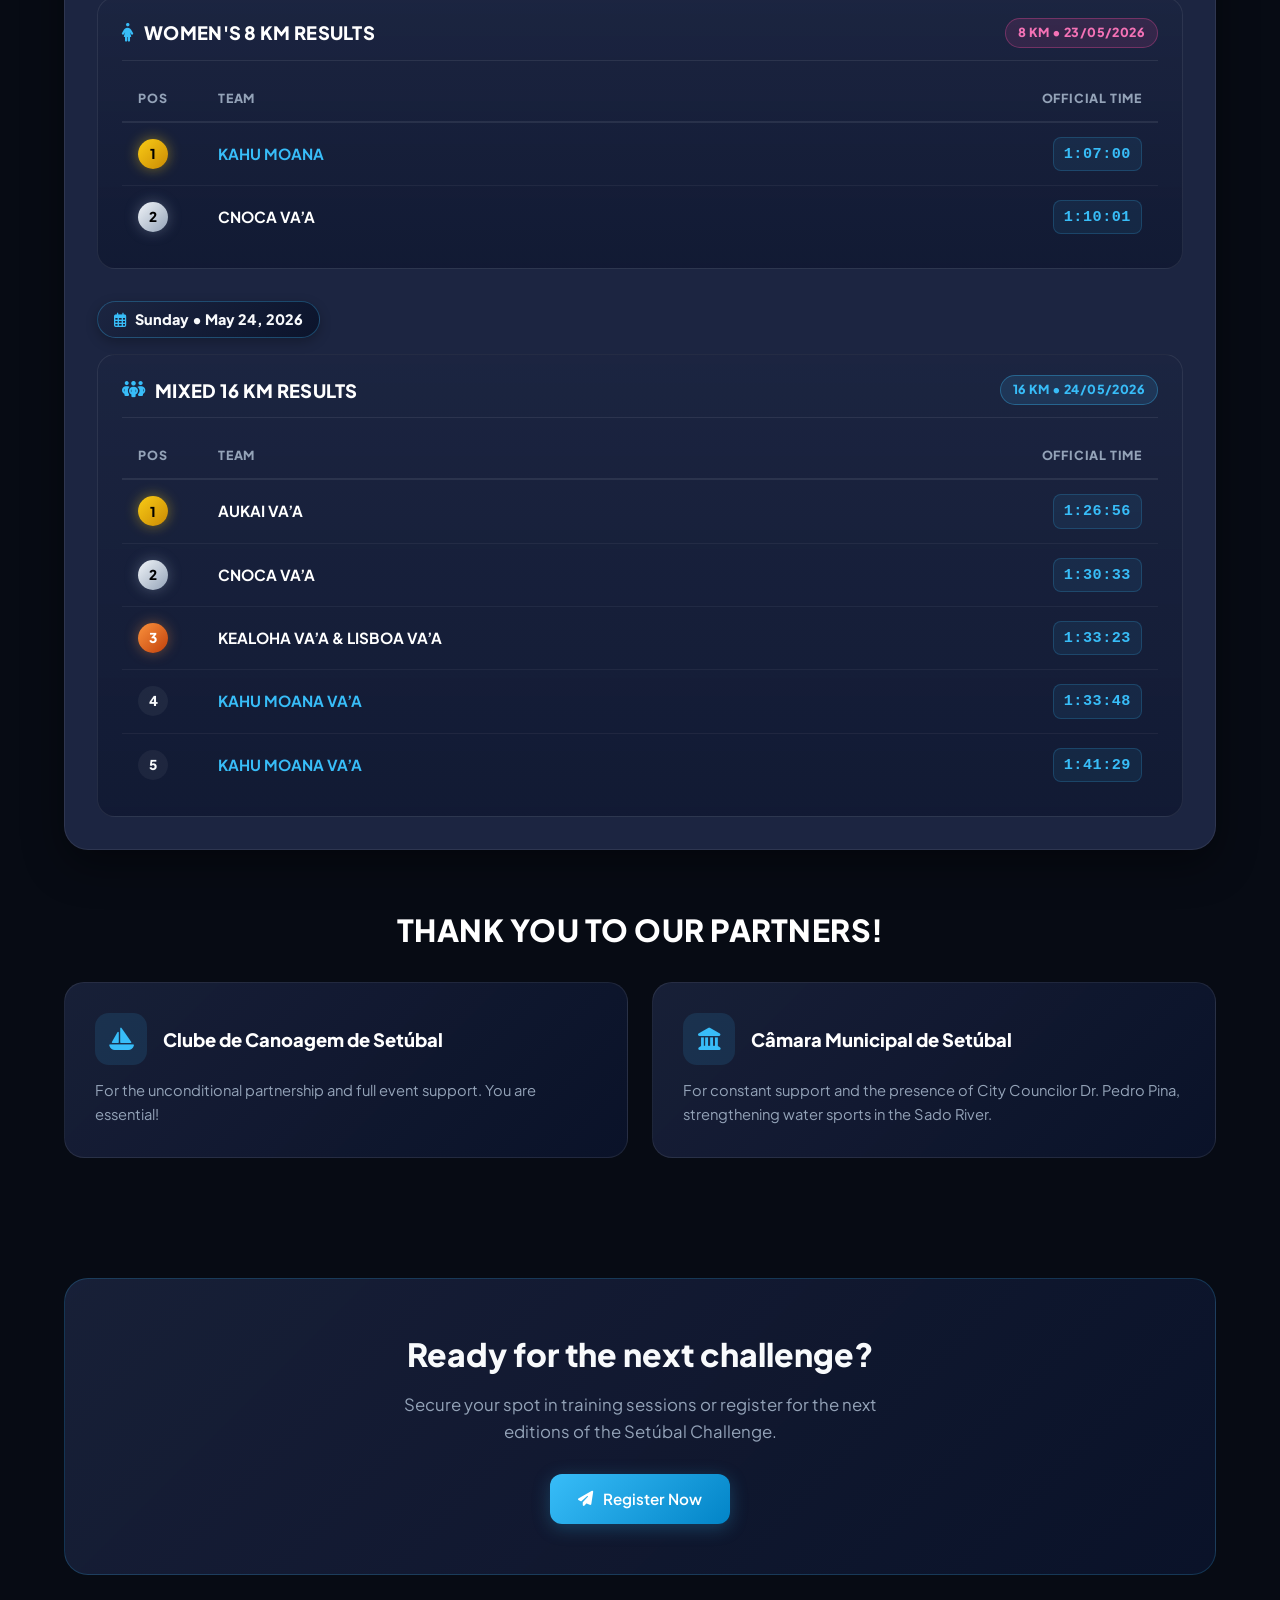
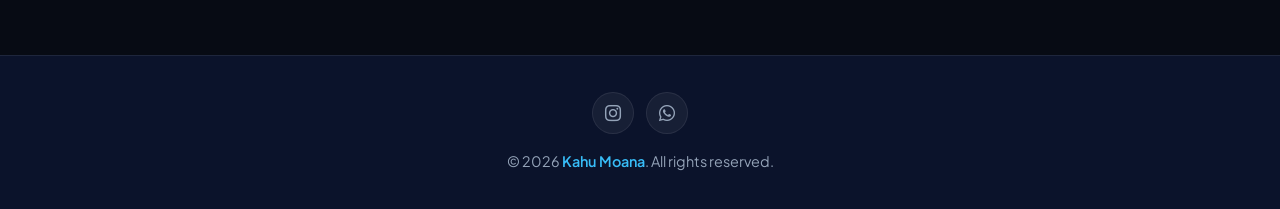
<file: sobre.html>
<!DOCTYPE html>
<html lang="pt-BR">
<head>
    <meta charset="UTF-8">
    <meta http-equiv="refresh" content="0; url=setubal-challenge.html">
    <title>Redirecionando para Setúbal Challenge...</title>
    <script>window.location.href = "setubal-challenge.html";</script>
</head>
<body>
    <p>Redirecionando para <a href="setubal-challenge.html">Setúbal Challenge</a>...</p>
</body>
</html>
</file>
<file: style.css>
:root {
    --color-primary: #0b132b;
    --color-header-bg: rgba(11, 19, 43, 0.85);
    --color-surface: #1c2541;
    --color-surface-hover: #232f54;
    --color-card-border: rgba(255, 255, 255, 0.08);
    --color-text: #f8fafc;
    --color-text-muted: #94a3b8;
    --color-accent: #38bdf8;
    --color-accent-hover: #0ea5e9;
    --color-accent-glow: rgba(56, 189, 248, 0.25);
    --color-bg: #070b14;
    --header-height: 72px;
    --transition: all 0.25s cubic-bezier(0.4, 0, 0.2, 1);
}

* {
    margin: 0;
    padding: 0;
    box-sizing: border-box;
    font-family: 'Plus Jakarta Sans', -apple-system, BlinkMacSystemFont, 'Segoe UI', Roboto, Helvetica, Arial, sans-serif;
}

html {
    scroll-behavior: smooth;
}

body {
    background-color: var(--color-bg);
    color: var(--color-text);
    min-height: 100vh;
    padding-top: var(--header-height);
    line-height: 1.6;
    display: flex;
    flex-direction: column;
    overflow-x: hidden;
}

body.has-hero-fullscreen {
    padding-top: 0;
}

body.has-hero-fullscreen .cabecalho-fixo {
    background-color: rgba(7, 11, 20, 0.5);
    border-bottom: 1px solid rgba(255, 255, 255, 0.08);
}

body.has-hero-fullscreen .cabecalho-fixo.rolando {
    background-color: var(--color-header-bg);
    border-bottom: 1px solid var(--color-card-border);
    box-shadow: 0 10px 30px rgba(0, 0, 0, 0.55);
}

/* ============================================================
   Header Superior Fixo
   ============================================================ */
.cabecalho-fixo {
    position: fixed;
    top: 0;
    left: 0;
    width: 100%;
    height: var(--header-height);
    background-color: var(--color-header-bg);
    backdrop-filter: blur(16px);
    -webkit-backdrop-filter: blur(16px);
    border-bottom: 1px solid var(--color-card-border);
    z-index: 1000;
    transition: var(--transition);
}

.cabecalho-fixo.rolando {
    box-shadow: 0 10px 30px rgba(0, 0, 0, 0.45);
    border-bottom-color: rgba(56, 189, 248, 0.15);
}

.nav-container {
    max-width: 1200px;
    height: 100%;
    margin: 0 auto;
    padding: 0 24px;
    display: flex;
    align-items: center;
    justify-content: space-between;
}

/* Logo */
.logo {
    display: flex;
    align-items: center;
    gap: 12px;
    text-decoration: none;
    color: var(--color-text);
    transition: var(--transition);
}

.logo:hover {
    transform: translateY(-1px);
}

.logo-img {
    width: 170px;
    height: 170px;
    object-fit: contain;
    border-radius: 8px;
    filter: drop-shadow(0 2px 8px var(--color-accent-glow));
}

.logo-texto {
    font-size: 1.25rem;
    font-weight: 800;
    letter-spacing: -0.5px;
    background: linear-gradient(135deg, #ffffff 30%, var(--color-accent) 100%);
    -webkit-background-clip: text;
    -webkit-text-fill-color: transparent;
}

/* Links de Navegação (Desktop) */
.nav-links ul {
    list-style: none;
    display: flex;
    align-items: center;
    gap: 6px;
}

.nav-links ul li a {
    display: flex;
    align-items: center;
    gap: 8px;
    color: var(--color-text-muted);
    text-decoration: none;
    font-size: 0.95rem;
    font-weight: 600;
    padding: 8px 18px;
    border-radius: 9999px;
    transition: var(--transition);
    border: 1px solid transparent;
}

.nav-links ul li a:hover {
    color: var(--color-text);
    background-color: rgba(255, 255, 255, 0.05);
}

.nav-links ul li a.ativo {
    color: var(--color-accent);
    background-color: rgba(56, 189, 248, 0.12);
    border-color: rgba(56, 189, 248, 0.28);
    box-shadow: 0 0 15px rgba(56, 189, 248, 0.15);
}

.nav-links ul li a i {
    font-size: 0.95rem;
    color: var(--color-text-muted);
    transition: var(--transition);
}

.nav-links ul li a:hover i,
.nav-links ul li a.ativo i {
    color: var(--color-accent);
}

/* Ações de Navegação & Seletor de Idiomas */
.nav-acoes {
    display: flex;
    align-items: center;
    gap: 14px;
}

.seletor-idioma {
    display: inline-flex;
    align-items: center;
    background: rgba(255, 255, 255, 0.05);
    border: 1px solid var(--color-card-border);
    border-radius: 9999px;
    padding: 3px;
    gap: 2px;
    backdrop-filter: blur(10px);
    -webkit-backdrop-filter: blur(10px);
    transition: var(--transition);
}

.seletor-idioma:hover {
    border-color: rgba(56, 189, 248, 0.35);
    box-shadow: 0 0 15px rgba(56, 189, 248, 0.12);
}

.btn-idioma {
    background: transparent;
    border: none;
    color: var(--color-text-muted);
    font-size: 0.76rem;
    font-weight: 700;
    padding: 5px 10px;
    border-radius: 9999px;
    cursor: pointer;
    transition: var(--transition);
    display: flex;
    align-items: center;
    justify-content: center;
    letter-spacing: 0.5px;
}

.btn-idioma:hover {
    color: var(--color-text);
    background: rgba(255, 255, 255, 0.08);
}

.btn-idioma.ativo {
    background: linear-gradient(135deg, var(--color-accent) 0%, #0284c7 100%);
    color: #ffffff;
    font-weight: 800;
    box-shadow: 0 2px 10px var(--color-accent-glow);
}

/* Seletor de Idiomas no Menu Mobile */
.seletor-idioma-mobile {
    display: none;
    margin-top: 18px;
    padding-top: 18px;
    border-top: 1px solid var(--color-card-border);
    flex-direction: column;
    gap: 10px;
}

.seletor-idioma-mobile-label {
    font-size: 0.8rem;
    color: var(--color-text-muted);
    font-weight: 600;
    text-transform: uppercase;
    letter-spacing: 0.5px;
    display: flex;
    align-items: center;
    gap: 8px;
}

.seletor-idioma-mobile .seletor-idioma {
    width: 100%;
    justify-content: space-around;
    padding: 4px;
    background: rgba(255, 255, 255, 0.03);
}

.seletor-idioma-mobile .btn-idioma {
    flex: 1;
    justify-content: center;
    padding: 9px 12px;
    font-size: 0.85rem;
}

/* Botão Mobile */
.btn-mobile {
    display: none;
    background: transparent;
    border: none;
    outline: none;
    font-size: 1.35rem;
    color: var(--color-text);
    cursor: pointer;
    padding: 8px 12px;
    border-radius: 8px;
    transition: var(--transition);
}

.btn-mobile:hover {
    background-color: rgba(255, 255, 255, 0.08);
    color: var(--color-accent);
}

/* Overlay Mobile */
.nav-overlay {
    display: none;
}

/* ============================================================
   Responsividade do Menu (Mobile)
   ============================================================ */
@media (max-width: 768px) {
    .btn-mobile {
        display: flex;
        align-items: center;
        justify-content: center;
    }

    .seletor-idioma-desktop {
        display: none !important;
    }

    .seletor-idioma-mobile {
        display: flex;
    }

    .nav-links {
        position: fixed;
        top: var(--header-height);
        left: 0;
        width: 100%;
        background-color: var(--color-primary);
        border-bottom: 1px solid var(--color-card-border);
        padding: 24px;
        transform: translateY(-120%);
        opacity: 0;
        visibility: hidden;
        transition: transform 0.3s cubic-bezier(0.4, 0, 0.2, 1), opacity 0.3s ease, visibility 0.3s ease;
        box-shadow: 0 20px 40px rgba(0, 0, 0, 0.6);
        z-index: 1000;
    }

    .nav-links.ativo {
        transform: translateY(0);
        opacity: 1;
        visibility: visible;
    }

    .nav-links ul {
        flex-direction: column;
        gap: 10px;
        align-items: stretch;
    }

    .nav-links ul li a {
        padding: 14px 18px;
        font-size: 1.05rem;
        border-radius: 12px;
        background-color: rgba(255, 255, 255, 0.02);
    }

    .nav-overlay {
        display: block;
        position: fixed;
        top: var(--header-height);
        left: 0;
        width: 100vw;
        height: calc(100vh - var(--header-height));
        background-color: rgba(0, 0, 0, 0.65);
        backdrop-filter: blur(4px);
        -webkit-backdrop-filter: blur(4px);
        opacity: 0;
        visibility: hidden;
        transition: opacity 0.3s ease, visibility 0.3s ease;
        z-index: 999;
    }

    .nav-overlay.ativo {
        opacity: 1;
        visibility: visible;
    }
}

/* ============================================================
   Conteúdo Principal & Layout Geral
   ============================================================ */
.conteudo-principal {
    flex: 1;
    max-width: 1200px;
    width: 100%;
    margin: 0 auto;
    padding: 30px 24px 80px;
}

.secao {
    padding: 60px 0;
}

.secao-header {
    text-align: center;
    margin-bottom: 48px;
}

.secao-header h2 {
    font-size: 2.2rem;
    font-weight: 800;
    letter-spacing: -0.5px;
    margin-bottom: 12px;
}

.secao-header h2 span {
    background: linear-gradient(135deg, var(--color-accent) 0%, #818cf8 100%);
    -webkit-background-clip: text;
    -webkit-text-fill-color: transparent;
}

.secao-header p {
    color: var(--color-text-muted);
    font-size: 1.05rem;
    max-width: 580px;
    margin: 0 auto;
}

/* ============================================================
   Hero Section Padrão & Hero Imersivo com Vídeo
   ============================================================ */
.hero {
    text-align: center;
    padding: 80px 24px 60px;
    border-radius: 24px;
    background: radial-gradient(circle at 50% 10%, rgba(56, 189, 248, 0.15), transparent 70%),
                linear-gradient(180deg, rgba(28, 37, 65, 0.3) 0%, transparent 100%);
    border: 1px solid rgba(255, 255, 255, 0.05);
    margin-bottom: 40px;
    position: relative;
    overflow: hidden;
}

/* Hero Específico com Vídeo de Fundo em Tela Cheia (100% Largura e Altura) */
.hero-com-video,
.hero-fullscreen {
    width: 100%;
    min-height: 100vh;
    min-height: 100dvh;
    padding: calc(var(--header-height) + 24px) 24px 70px;
    display: flex;
    flex-direction: column;
    justify-content: center;
    align-items: center;
    background: #070b14;
    border-radius: 0;
    border: none;
    border-bottom: 1px solid rgba(56, 189, 248, 0.2);
    margin-bottom: 0;
    box-shadow: 0 25px 50px -12px rgba(0, 0, 0, 0.8), 
                0 0 50px rgba(56, 189, 248, 0.08);
}

.hero-video-container {
    position: absolute;
    inset: 0;
    width: 100%;
    height: 100%;
    overflow: hidden;
    z-index: 1;
    pointer-events: none;
}

.hero-video {
    width: 100%;
    height: 100%;
    object-fit: cover;
    object-position: center;
    transform: scale(1.04);
    filter: brightness(0.85) contrast(1.1) saturate(1.2);
    transition: opacity 0.5s ease;
}

/* Sobreposição gradiente para legibilidade impecável */
.hero-video-overlay {
    position: absolute;
    inset: 0;
    background: radial-gradient(circle at 50% 40%, rgba(7, 11, 20, 0.55) 0%, rgba(7, 11, 20, 0.85) 75%, rgba(7, 11, 20, 0.97) 100%),
                linear-gradient(180deg, rgba(7, 11, 20, 0.4) 0%, rgba(7, 11, 20, 0.9) 100%);
    z-index: 2;
}

/* Padrão pontilhado sutil de tecnologia */
.hero-video-grid-pattern {
    position: absolute;
    inset: 0;
    background-image: radial-gradient(rgba(56, 189, 248, 0.12) 1px, transparent 1px);
    background-size: 28px 28px;
    opacity: 0.4;
    z-index: 3;
}

.hero-content {
    position: relative;
    z-index: 4;
    max-width: 860px;
    margin: 0 auto;
    display: flex;
    flex-direction: column;
    align-items: center;
    text-align: center;
}

.hero-badge {
    display: inline-flex;
    align-items: center;
    gap: 10px;
    padding: 7px 18px;
    background: rgba(11, 19, 43, 0.7);
    backdrop-filter: blur(12px);
    -webkit-backdrop-filter: blur(12px);
    border: 1px solid rgba(56, 189, 248, 0.3);
    border-radius: 9999px;
    color: var(--color-accent);
    font-size: 0.85rem;
    font-weight: 600;
    margin-bottom: 24px;
    box-shadow: 0 4px 20px rgba(0, 0, 0, 0.25), 0 0 15px rgba(56, 189, 248, 0.15);
    letter-spacing: 0.3px;
}

.pulse-dot {
    width: 8px;
    height: 8px;
    border-radius: 50%;
    background-color: #38bdf8;
    box-shadow: 0 0 0 0 rgba(56, 189, 248, 0.7);
    animation: pulse-glow 2s infinite cubic-bezier(0.45, 0, 0.55, 1);
}

@keyframes pulse-glow {
    0% {
        transform: scale(0.95);
        box-shadow: 0 0 0 0 rgba(56, 189, 248, 0.7);
    }
    70% {
        transform: scale(1);
        box-shadow: 0 0 0 8px rgba(56, 189, 248, 0);
    }
    100% {
        transform: scale(0.95);
        box-shadow: 0 0 0 0 rgba(56, 189, 248, 0);
    }
}

.hero h1,
.hero-title {
    font-size: clamp(2.3rem, 4.5vw, 3.8rem);
    line-height: 1.18;
    margin-bottom: 20px;
    font-weight: 800;
    letter-spacing: -1px;
    text-shadow: 0 4px 18px rgba(0, 0, 0, 0.6);
}

.hero h1 span,
.hero-title .gradient-text {
    background: linear-gradient(135deg, #38bdf8 0%, #818cf8 50%, #38bdf8 100%);
    background-size: 200% auto;
    -webkit-background-clip: text;
    -webkit-text-fill-color: transparent;
    animation: text-gradient-shift 6s ease infinite;
}

@keyframes text-gradient-shift {
    0% { background-position: 0% 50%; }
    50% { background-position: 100% 50%; }
    100% { background-position: 0% 50%; }
}

.hero p,
.hero-subtitle {
    font-size: clamp(1.05rem, 1.8vw, 1.25rem);
    color: #cbd5e1;
    max-width: 680px;
    margin: 0 auto 32px;
    line-height: 1.7;
    text-shadow: 0 2px 8px rgba(0, 0, 0, 0.7);
}

.hero-actions {
    display: flex;
    justify-content: center;
    align-items: center;
    gap: 16px;
    flex-wrap: wrap;
    margin-bottom: 32px;
}

/* Faixa de Estatísticas e Pilares do Hero */
.hero-stats-strip {
    display: inline-flex;
    align-items: center;
    gap: 20px;
    background: rgba(11, 19, 43, 0.65);
    backdrop-filter: blur(16px);
    -webkit-backdrop-filter: blur(16px);
    border: 1px solid rgba(255, 255, 255, 0.1);
    border-radius: 9999px;
    padding: 10px 24px;
    box-shadow: 0 10px 30px rgba(0, 0, 0, 0.35);
}

.hero-stat-item {
    display: flex;
    align-items: center;
    gap: 12px;
}

.hero-stat-item i {
    font-size: 1.15rem;
    color: var(--color-accent);
}

.hero-stat-item .stat-text {
    display: flex;
    flex-direction: column;
    text-align: left;
    line-height: 1.2;
}

.hero-stat-item .stat-text strong {
    font-size: 0.88rem;
    font-weight: 700;
    color: var(--color-text);
}

.hero-stat-item .stat-text span {
    font-size: 0.75rem;
    color: var(--color-text-muted);
}

.hero-stat-divider {
    width: 1px;
    height: 24px;
    background-color: rgba(255, 255, 255, 0.12);
}

/* Controles Flutuantes do Vídeo */
.hero-video-controls {
    position: absolute;
    bottom: 20px;
    right: 24px;
    z-index: 5;
    display: flex;
    align-items: center;
    gap: 8px;
    background: rgba(11, 19, 43, 0.75);
    backdrop-filter: blur(12px);
    -webkit-backdrop-filter: blur(12px);
    border: 1px solid rgba(255, 255, 255, 0.12);
    border-radius: 9999px;
    padding: 6px 14px;
    box-shadow: 0 8px 24px rgba(0, 0, 0, 0.4);
    transition: var(--transition);
}

.hero-video-controls:hover {
    border-color: rgba(56, 189, 248, 0.35);
    box-shadow: 0 8px 30px rgba(0, 0, 0, 0.55), 0 0 15px rgba(56, 189, 248, 0.15);
}

.btn-video-control {
    background: rgba(255, 255, 255, 0.08);
    border: 1px solid rgba(255, 255, 255, 0.12);
    color: var(--color-text);
    width: 32px;
    height: 32px;
    border-radius: 50%;
    display: flex;
    align-items: center;
    justify-content: center;
    cursor: pointer;
    font-size: 0.8rem;
    transition: var(--transition);
}

.btn-video-control:hover {
    background: var(--color-accent);
    color: #ffffff;
    border-color: var(--color-accent);
    transform: scale(1.08);
}

.video-status-tag {
    font-size: 0.75rem;
    font-weight: 600;
    color: var(--color-text-muted);
    display: flex;
    align-items: center;
    gap: 6px;
    padding-left: 6px;
    border-left: 1px solid rgba(255, 255, 255, 0.12);
}

.video-status-tag i {
    font-size: 0.45rem;
    color: #22c55e;
    animation: blink 2s infinite ease-in-out;
}

@keyframes blink {
    0%, 100% { opacity: 1; }
    50% { opacity: 0.3; }
}

/* Indicador de Rolagem */
.hero-scroll-btn {
    position: absolute;
    bottom: 18px;
    left: 50%;
    transform: translateX(-50%);
    z-index: 5;
    display: flex;
    flex-direction: column;
    align-items: center;
    gap: 6px;
    text-decoration: none;
    color: var(--color-text-muted);
    font-size: 0.75rem;
    font-weight: 600;
    letter-spacing: 0.5px;
    text-transform: uppercase;
    transition: var(--transition);
    opacity: 0.85;
}

.hero-scroll-btn:hover {
    color: var(--color-accent);
    opacity: 1;
    transform: translateX(-50%) translateY(2px);
}

.scroll-mouse {
    width: 20px;
    height: 32px;
    border: 2px solid rgba(255, 255, 255, 0.4);
    border-radius: 12px;
    display: flex;
    justify-content: center;
    padding-top: 5px;
    transition: var(--transition);
}

.hero-scroll-btn:hover .scroll-mouse {
    border-color: var(--color-accent);
    box-shadow: 0 0 10px rgba(56, 189, 248, 0.3);
}

.scroll-wheel {
    width: 4px;
    height: 7px;
    background-color: var(--color-accent);
    border-radius: 2px;
    animation: scroll-bob 1.8s infinite cubic-bezier(0.65, 0, 0.35, 1);
}

@keyframes scroll-bob {
    0% {
        transform: translateY(0);
        opacity: 1;
    }
    60% {
        transform: translateY(10px);
        opacity: 0;
    }
    61% {
        transform: translateY(0);
        opacity: 0;
    }
    100% {
        transform: translateY(0);
        opacity: 1;
    }
}

/* Responsividade do Hero com Vídeo */
@media (max-width: 900px) {
    .hero-com-video,
    .hero-fullscreen {
        min-height: 100vh;
        min-height: 100dvh;
        padding: calc(var(--header-height) + 16px) 20px 80px;
    }

    .hero-stats-strip {
        gap: 14px;
        padding: 8px 18px;
    }

    .hero-video-controls {
        bottom: 14px;
        right: 14px;
    }
}

@media (max-width: 680px) {
    .hero-com-video,
    .hero-fullscreen {
        min-height: 100vh;
        min-height: 100dvh;
        padding: calc(var(--header-height) + 16px) 16px 85px;
        border-radius: 0;
    }

    .hero-actions {
        flex-direction: column;
        width: 100%;
        gap: 12px;
    }

    .hero-actions .btn {
        width: 100%;
    }

    .hero-stats-strip {
        flex-direction: column;
        border-radius: 16px;
        width: 100%;
        gap: 12px;
        padding: 14px;
    }

    .hero-stat-divider {
        display: none;
    }

    .hero-stat-item {
        width: 100%;
        justify-content: center;
    }

    .hero-video-controls {
        position: static;
        margin-top: 20px;
    }

    .hero-scroll-btn {
        display: none;
    }
}

/* ============================================================
   Botões
   ============================================================ */
.btn {
    display: inline-flex;
    align-items: center;
    justify-content: center;
    gap: 10px;
    padding: 13px 28px;
    border-radius: 12px;
    font-size: 0.95rem;
    font-weight: 600;
    text-decoration: none;
    cursor: pointer;
    transition: var(--transition);
    border: none;
}

.btn-primary {
    background: linear-gradient(135deg, var(--color-accent) 0%, #0284c7 100%);
    color: #ffffff;
    box-shadow: 0 4px 18px var(--color-accent-glow);
}

.btn-primary:hover {
    transform: translateY(-2px);
    box-shadow: 0 6px 24px rgba(56, 189, 248, 0.4);
    filter: brightness(1.08);
}

.btn-secondary {
    background: rgba(255, 255, 255, 0.05);
    color: var(--color-text);
    border: 1px solid var(--color-card-border);
}

.btn-secondary:hover {
    background: rgba(255, 255, 255, 0.1);
    transform: translateY(-2px);
    border-color: rgba(255, 255, 255, 0.2);
}

.btn-block {
    width: 100%;
}

/* ============================================================
   Grid de Cards (Destaques & Recursos)
   ============================================================ */
.cards-grid {
    display: grid;
    grid-template-columns: repeat(auto-fit, minmax(280px, 1fr));
    gap: 24px;
}

.card {
    background-color: var(--color-surface);
    border: 1px solid var(--color-card-border);
    border-radius: 18px;
    padding: 32px 26px;
    transition: var(--transition);
    position: relative;
    overflow: hidden;
}

.card:hover {
    transform: translateY(-6px);
    border-color: rgba(56, 189, 248, 0.35);
    box-shadow: 0 16px 36px rgba(0, 0, 0, 0.45);
    background-color: var(--color-surface-hover);
}

.card-icon {
    width: 54px;
    height: 54px;
    border-radius: 14px;
    background: rgba(56, 189, 248, 0.12);
    color: var(--color-accent);
    display: flex;
    align-items: center;
    justify-content: center;
    font-size: 1.4rem;
    margin-bottom: 20px;
    transition: var(--transition);
}

.card:hover .card-icon {
    background: var(--color-accent);
    color: #ffffff;
    transform: scale(1.08);
}

.card h3 {
    font-size: 1.25rem;
    font-weight: 700;
    margin-bottom: 12px;
    color: var(--color-text);
}

.card p {
    color: var(--color-text-muted);
    font-size: 0.95rem;
    line-height: 1.6;
}

/* ============================================================
   Página Sobre Mim: Linha do Tempo e Habilidades
   ============================================================ */
.sobre-container {
    display: grid;
    grid-template-columns: 1.2fr 1fr;
    gap: 40px;
    align-items: center;
    margin-bottom: 60px;
}

.sobre-texto h3 {
    font-size: 1.8rem;
    font-weight: 800;
    margin-bottom: 18px;
    line-height: 1.3;
}

.sobre-texto p {
    color: var(--color-text-muted);
    font-size: 1.05rem;
    margin-bottom: 18px;
    line-height: 1.7;
}

.sobre-destaque {
    background-color: var(--color-surface);
    border: 1px solid var(--color-card-border);
    border-radius: 20px;
    padding: 32px;
    display: flex;
    flex-direction: column;
    gap: 20px;
}

.sobre-stat {
    display: flex;
    align-items: center;
    gap: 16px;
}

.sobre-stat-num {
    font-size: 2.4rem;
    font-weight: 800;
    color: var(--color-accent);
    line-height: 1;
}

.sobre-stat-text {
    font-size: 0.95rem;
    color: var(--color-text-muted);
}

.tags-container {
    display: flex;
    flex-wrap: wrap;
    gap: 10px;
    margin-top: 20px;
}

.tag {
    display: inline-flex;
    align-items: center;
    gap: 8px;
    padding: 8px 16px;
    background: rgba(255, 255, 255, 0.04);
    border: 1px solid var(--color-card-border);
    border-radius: 9999px;
    font-size: 0.88rem;
    font-weight: 600;
    color: var(--color-text);
    transition: var(--transition);
}

.tag i {
    color: var(--color-accent);
}

.tag:hover {
    background: rgba(56, 189, 248, 0.12);
    border-color: rgba(56, 189, 248, 0.3);
    color: var(--color-accent);
}

@media (max-width: 860px) {
    .sobre-container {
        grid-template-columns: 1fr;
    }
}

/* ============================================================
   Página de Contato / Dúvidas & Canais Diretos
   ============================================================ */
.contato-container {
    max-width: 1000px;
    margin: 0 auto;
    width: 100%;
}

.contato-info {
    display: grid;
    grid-template-columns: repeat(auto-fit, minmax(280px, 1fr));
    gap: 20px;
}

.contato-item {
    display: flex;
    align-items: center;
    gap: 16px;
    background-color: var(--color-surface);
    border: 1px solid var(--color-card-border);
    padding: 22px 20px;
    border-radius: 18px;
    transition: var(--transition);
    text-decoration: none;
    color: inherit;
    position: relative;
    overflow: hidden;
}

.contato-item:hover {
    border-color: rgba(56, 189, 248, 0.4);
    transform: translateY(-4px);
    background-color: var(--color-surface-hover);
    box-shadow: 0 12px 30px rgba(0, 0, 0, 0.35);
}

.contato-item-whatsapp {
    border-color: rgba(37, 211, 102, 0.25);
}

.contato-item-whatsapp:hover {
    border-color: rgba(37, 211, 102, 0.5);
    box-shadow: 0 12px 30px rgba(37, 211, 102, 0.15);
}

.contato-item-icon {
    width: 50px;
    height: 50px;
    border-radius: 14px;
    background: rgba(56, 189, 248, 0.12);
    color: var(--color-accent);
    display: flex;
    align-items: center;
    justify-content: center;
    font-size: 1.3rem;
    flex-shrink: 0;
    transition: var(--transition);
}

.contato-icon-whatsapp {
    background: rgba(37, 211, 102, 0.15);
    color: #25d366;
}

.contato-icon-instagram {
    background: rgba(225, 48, 108, 0.15);
    color: #e1306c;
}

.contato-item-texto {
    display: flex;
    flex-direction: column;
    min-width: 0;
}

.contato-item h4 {
    font-size: 1.05rem;
    font-weight: 700;
    margin-bottom: 4px;
    color: var(--color-text);
}

.contato-item p {
    color: var(--color-text-muted);
    font-size: 0.92rem;
    word-break: break-word;
}

.contato-item:hover .contato-icon-instagram {
    background: linear-gradient(135deg, #f09433 0%, #e6683c 25%, #dc2743 50%, #cc2366 75%, #bc1888 100%);
    color: #ffffff;
    transform: scale(1.06);
}

.contato-item:hover .contato-icon-whatsapp {
    background: #25d366;
    color: #ffffff;
    transform: scale(1.06);
}

/* Formulário de Contato */
.form-contato {
    background-color: var(--color-surface);
    border: 1px solid var(--color-card-border);
    padding: 36px;
    border-radius: 20px;
    display: flex;
    flex-direction: column;
    gap: 20px;
    box-shadow: 0 10px 30px rgba(0, 0, 0, 0.3);
}

.form-grupo {
    display: flex;
    flex-direction: column;
    gap: 8px;
}

.form-grupo label {
    font-size: 0.9rem;
    font-weight: 600;
    color: var(--color-text-muted);
}

.form-grupo input,
.form-grupo textarea,
.form-grupo select {
    width: 100%;
    padding: 13px 16px;
    background-color: rgba(11, 19, 43, 0.65);
    border: 1px solid var(--color-card-border);
    border-radius: 12px;
    color: var(--color-text);
    font-size: 0.95rem;
    outline: none;
    transition: var(--transition);
    resize: vertical;
}

.form-grupo input:focus,
.form-grupo textarea:focus,
.form-grupo select:focus {
    border-color: var(--color-accent);
    box-shadow: 0 0 0 3px rgba(56, 189, 248, 0.18);
    background-color: rgba(11, 19, 43, 0.95);
}


/* ============================================================
   Banner CTA (Call to Action)
   ============================================================ */
.cta-banner {
    background: linear-gradient(135deg, rgba(28, 37, 65, 0.8) 0%, rgba(11, 19, 43, 0.9) 100%);
    border: 1px solid rgba(56, 189, 248, 0.2);
    border-radius: 24px;
    padding: 50px 30px;
    text-align: center;
    margin-top: 60px;
    position: relative;
    overflow: hidden;
}

.cta-banner h3 {
    font-size: 2rem;
    font-weight: 800;
    margin-bottom: 12px;
}

.cta-banner p {
    color: var(--color-text-muted);
    font-size: 1.05rem;
    max-width: 540px;
    margin: 0 auto 28px;
}

/* ============================================================
   Rodapé
   ============================================================ */
.rodape {
    border-top: 1px solid var(--color-card-border);
    padding: 36px 24px;
    background-color: var(--color-primary);
    text-align: center;
    margin-top: auto;
}

.rodape-container {
    max-width: 1200px;
    margin: 0 auto;
    display: flex;
    flex-direction: column;
    align-items: center;
    gap: 16px;
}

.rodape-sociais {
    display: flex;
    align-items: center;
    justify-content: center;
    gap: 12px;
}

.btn-social {
    width: 42px;
    height: 42px;
    border-radius: 50%;
    background: rgba(255, 255, 255, 0.05);
    border: 1px solid var(--color-card-border);
    color: var(--color-text-muted);
    display: flex;
    align-items: center;
    justify-content: center;
    font-size: 1.15rem;
    text-decoration: none;
    transition: var(--transition);
}

.btn-social:hover {
    color: #ffffff;
    transform: translateY(-3px);
}

.btn-social.social-instagram:hover {
    background: linear-gradient(135deg, #f09433 0%, #e6683c 25%, #dc2743 50%, #cc2366 75%, #bc1888 100%);
    border-color: transparent;
    box-shadow: 0 8px 20px rgba(225, 48, 108, 0.4);
}

.btn-social.social-whatsapp:hover {
    background: #25d366;
    border-color: transparent;
    box-shadow: 0 8px 20px rgba(37, 211, 102, 0.4);
}

.btn-social.social-email:hover {
    background: var(--color-accent);
    border-color: transparent;
    box-shadow: 0 8px 20px rgba(56, 189, 248, 0.4);
}

.rodape-container p {
    font-size: 0.9rem;
    color: var(--color-text-muted);
}

.rodape-container span {
    color: var(--color-accent);
    font-weight: 600;
}

/* ============================================================
   Horários de Treinos
   ============================================================ */
.horarios-grid {
    display: grid;
    grid-template-columns: repeat(auto-fit, minmax(160px, 1fr));
    gap: 16px;
    margin-top: 24px;
}

.horario-card {
    background: var(--color-surface);
    border: 1px solid var(--color-card-border);
    border-radius: 16px;
    padding: 22px 16px;
    text-align: center;
    transition: var(--transition);
    display: flex;
    flex-direction: column;
    align-items: center;
    gap: 8px;
    position: relative;
    overflow: hidden;
}

.horario-card:hover {
    transform: translateY(-4px);
    border-color: rgba(56, 189, 248, 0.4);
    box-shadow: 0 10px 25px rgba(0, 0, 0, 0.3), 0 0 15px rgba(56, 189, 248, 0.15);
    background-color: var(--color-surface-hover);
}

.horario-icone {
    font-size: 1.4rem;
    color: var(--color-accent);
    margin-bottom: 4px;
}

.horario-dia {
    font-size: 0.95rem;
    font-weight: 700;
    color: var(--color-text);
}

.horario-hora {
    font-size: 1.6rem;
    font-weight: 800;
    color: #ffffff;
    background: linear-gradient(135deg, #ffffff 30%, var(--color-accent) 100%);
    -webkit-background-clip: text;
    -webkit-text-fill-color: transparent;
}

.horario-tag {
    font-size: 0.75rem;
    font-weight: 600;
    padding: 3px 10px;
    border-radius: 9999px;
    background: rgba(56, 189, 248, 0.1);
    color: var(--color-accent);
    border: 1px solid rgba(56, 189, 248, 0.2);
}

/* ============================================================
   Planos & Mensalidades
   ============================================================ */
.planos-grid {
    display: grid;
    grid-template-columns: repeat(auto-fit, minmax(280px, 1fr));
    gap: 24px;
    margin-top: 32px;
}

.plano-card {
    background: var(--color-surface);
    border: 1px solid var(--color-card-border);
    border-radius: 20px;
    padding: 32px 24px;
    display: flex;
    flex-direction: column;
    justify-content: space-between;
    transition: var(--transition);
    position: relative;
}

.plano-card:hover {
    transform: translateY(-6px);
    border-color: rgba(56, 189, 248, 0.4);
    box-shadow: 0 15px 35px rgba(0, 0, 0, 0.4), 0 0 20px rgba(56, 189, 248, 0.15);
}

.plano-card.destaque {
    background: linear-gradient(180deg, rgba(28, 37, 65, 0.95) 0%, rgba(11, 19, 43, 0.95) 100%);
    border: 2px solid var(--color-accent);
    box-shadow: 0 15px 40px rgba(0, 0, 0, 0.5), 0 0 25px rgba(56, 189, 248, 0.25);
    transform: scale(1.02);
}

.plano-card.destaque:hover {
    transform: scale(1.02) translateY(-6px);
}

.plano-badge-topo {
    position: absolute;
    top: -12px;
    left: 50%;
    transform: translateX(-50%);
    background: linear-gradient(135deg, var(--color-accent) 0%, #0284c7 100%);
    color: #ffffff;
    font-size: 0.75rem;
    font-weight: 800;
    text-transform: uppercase;
    letter-spacing: 0.5px;
    padding: 4px 14px;
    border-radius: 9999px;
    box-shadow: 0 4px 12px rgba(56, 189, 248, 0.4);
}

.plano-header {
    text-align: center;
    margin-bottom: 20px;
}

.plano-titulo {
    font-size: 1.3rem;
    font-weight: 800;
    color: var(--color-text);
    margin-bottom: 12px;
}

.plano-preco-box {
    display: flex;
    align-items: baseline;
    justify-content: center;
    gap: 4px;
    margin-bottom: 8px;
}

.plano-valor {
    font-size: 2.8rem;
    font-weight: 800;
    color: var(--color-accent);
    line-height: 1;
}

.plano-moeda {
    font-size: 1.5rem;
    font-weight: 700;
    color: var(--color-accent);
}

.plano-periodo {
    font-size: 0.85rem;
    color: var(--color-text-muted);
}

.plano-desc {
    font-size: 0.88rem;
    color: var(--color-text-muted);
}

.plano-features {
    list-style: none;
    display: flex;
    flex-direction: column;
    gap: 12px;
    margin: 24px 0;
    padding: 20px 0;
    border-top: 1px solid var(--color-card-border);
    border-bottom: 1px solid var(--color-card-border);
}

.plano-features li {
    display: flex;
    align-items: center;
    gap: 10px;
    font-size: 0.9rem;
    color: var(--color-text);
}

.plano-features li i {
    color: #22c55e;
    font-size: 0.95rem;
    flex-shrink: 0;
}

.btn-plano {
    width: 100%;
    padding: 12px;
    border-radius: 12px;
    font-weight: 700;
    font-size: 0.95rem;
    text-align: center;
    text-decoration: none;
    display: flex;
    align-items: center;
    justify-content: center;
    gap: 8px;
    transition: var(--transition);
}

/* ============================================================
   Card Destaque Google Forms
   ============================================================ */
.google-form-card {
    background: linear-gradient(135deg, rgba(28, 37, 65, 0.9) 0%, rgba(11, 19, 43, 0.95) 100%);
    border: 1px solid rgba(56, 189, 248, 0.35);
    border-radius: 20px;
    padding: 36px 24px;
    display: flex;
    flex-direction: column;
    align-items: center;
    text-align: center;
    gap: 16px;
    box-shadow: 0 10px 30px rgba(0, 0, 0, 0.4), 0 0 20px rgba(56, 189, 248, 0.1);
    margin-bottom: 40px;
}

.google-form-card .form-icone {
    width: 64px;
    height: 64px;
    border-radius: 16px;
    background: rgba(56, 189, 248, 0.15);
    color: var(--color-accent);
    display: flex;
    align-items: center;
    justify-content: center;
    font-size: 1.8rem;
    margin-bottom: 4px;
}

.google-form-card h3 {
    font-size: 1.6rem;
    font-weight: 800;
}

.google-form-card p {
    color: var(--color-text-muted);
    max-width: 580px;
    font-size: 0.98rem;
}

/* ============================================================
   Setúbal Challenge - Cenários & Destaques
   ============================================================ */
.cenarios-grid {
    display: grid;
    grid-template-columns: repeat(auto-fit, minmax(280px, 1fr));
    gap: 20px;
    margin: 32px 0 48px;
}

.cenario-card {
    background: linear-gradient(135deg, rgba(28, 37, 65, 0.7) 0%, rgba(11, 19, 43, 0.8) 100%);
    border: 1px solid var(--color-card-border);
    border-radius: 18px;
    padding: 24px;
    display: flex;
    align-items: center;
    gap: 18px;
    transition: var(--transition);
}

.cenario-card:hover {
    transform: translateY(-4px);
    border-color: rgba(56, 189, 248, 0.4);
    box-shadow: 0 10px 30px rgba(0, 0, 0, 0.35), 0 0 15px rgba(56, 189, 248, 0.15);
}

.cenario-icone {
    width: 56px;
    height: 56px;
    border-radius: 14px;
    background: rgba(56, 189, 248, 0.12);
    color: var(--color-accent);
    display: flex;
    align-items: center;
    justify-content: center;
    font-size: 1.5rem;
    flex-shrink: 0;
}

.cenario-texto h4 {
    font-size: 1.25rem;
    font-weight: 800;
    color: #ffffff;
    margin-bottom: 2px;
}

.cenario-texto span {
    font-size: 0.9rem;
    color: var(--color-text-muted);
    font-weight: 600;
}

/* ============================================================
   Tabela de Classificações (Leaderboard & Abas)
   ============================================================ */
.classificacoes-box {
    background-color: var(--color-surface);
    border: 1px solid var(--color-card-border);
    border-radius: 24px;
    padding: 32px;
    box-shadow: 0 15px 40px rgba(0, 0, 0, 0.4);
    margin-top: 24px;
}

.classificacoes-header {
    display: flex;
    align-items: center;
    justify-content: space-between;
    flex-wrap: wrap;
    gap: 16px;
    margin-bottom: 24px;
    padding-bottom: 20px;
    border-bottom: 1px solid var(--color-card-border);
}

.classificacoes-header h3 {
    font-size: 1.5rem;
    font-weight: 800;
    display: flex;
    align-items: center;
    gap: 10px;
}

.classificacoes-header h3 i {
    color: #eab308;
}

.tab-ano-container {
    display: inline-flex;
    background: rgba(11, 19, 43, 0.85);
    border: 1px solid var(--color-card-border);
    border-radius: 9999px;
    padding: 5px;
    gap: 6px;
}

.tab-btn {
    background: transparent;
    border: none;
    color: var(--color-text-muted);
    font-size: 0.92rem;
    font-weight: 700;
    padding: 8px 22px;
    border-radius: 9999px;
    cursor: pointer;
    transition: var(--transition);
    outline: none;
    position: relative;
}

.tab-btn:hover {
    color: var(--color-text);
    background: rgba(255, 255, 255, 0.06);
}

.tab-btn.ativo {
    background: linear-gradient(135deg, var(--color-accent) 0%, #0284c7 100%);
    color: #ffffff;
    box-shadow: 0 4px 14px var(--color-accent-glow);
}

/* Painéis de Anos */
.painel-ano {
    display: none;
    animation: fadeInTab 0.35s cubic-bezier(0.16, 1, 0.3, 1) forwards;
}

.painel-ano.ativo {
    display: block;
}

@keyframes fadeInTab {
    from {
        opacity: 0;
        transform: translateY(8px);
    }
    to {
        opacity: 1;
        transform: translateY(0);
    }
}

/* Filtros de Categorias em 2026 */
.filtros-categoria-wrapper {
    display: flex;
    align-items: center;
    flex-wrap: wrap;
    gap: 12px;
    margin-bottom: 24px;
    padding: 14px 18px;
    background: rgba(11, 19, 43, 0.5);
    border: 1px solid var(--color-card-border);
    border-radius: 16px;
}

.filtros-label {
    font-size: 0.85rem;
    font-weight: 700;
    color: var(--color-text-muted);
    display: flex;
    align-items: center;
    gap: 6px;
    text-transform: uppercase;
    letter-spacing: 0.5px;
}

.filtros-label i {
    color: var(--color-accent);
}

.categoria-filtros {
    display: flex;
    flex-wrap: wrap;
    gap: 8px;
}

.cat-filtro-btn {
    background: rgba(255, 255, 255, 0.05);
    border: 1px solid var(--color-card-border);
    color: var(--color-text-muted);
    font-size: 0.84rem;
    font-weight: 700;
    padding: 6px 14px;
    border-radius: 9999px;
    cursor: pointer;
    transition: var(--transition);
}

.cat-filtro-btn:hover {
    color: var(--color-text);
    border-color: rgba(56, 189, 248, 0.3);
    background: rgba(56, 189, 248, 0.08);
}

.cat-filtro-btn.ativo {
    background: rgba(56, 189, 248, 0.18);
    border-color: var(--color-accent);
    color: var(--color-accent);
    box-shadow: 0 0 12px rgba(56, 189, 248, 0.25);
}

/* Blocos por Dia e Cards de Categoria */
.categorias-grid-container {
    display: flex;
    flex-direction: column;
    gap: 32px;
}

.bloco-dia {
    display: flex;
    flex-direction: column;
    gap: 16px;
    transition: var(--transition);
}

.bloco-dia.oculto {
    display: none !important;
}

.dia-header {
    display: flex;
    align-items: center;
}

.dia-badge {
    display: inline-flex;
    align-items: center;
    gap: 8px;
    background: linear-gradient(135deg, rgba(28, 37, 65, 0.95) 0%, rgba(11, 19, 43, 0.95) 100%);
    border: 1px solid rgba(56, 189, 248, 0.3);
    color: var(--color-text);
    font-size: 0.9rem;
    font-weight: 800;
    padding: 6px 16px;
    border-radius: 9999px;
    box-shadow: 0 4px 12px rgba(0, 0, 0, 0.25);
}

.dia-badge i {
    color: var(--color-accent);
}

.categorias-cards-lista {
    display: flex;
    flex-direction: column;
    gap: 20px;
}

.categoria-card {
    background: linear-gradient(180deg, rgba(28, 37, 65, 0.5) 0%, rgba(11, 19, 43, 0.6) 100%);
    border: 1px solid var(--color-card-border);
    border-radius: 18px;
    padding: 20px 24px;
    transition: var(--transition);
    overflow: hidden;
}

.categoria-card:hover {
    border-color: rgba(56, 189, 248, 0.35);
    box-shadow: 0 8px 24px rgba(0, 0, 0, 0.35);
}

.categoria-card.oculto {
    display: none !important;
}

.categoria-card-header {
    display: flex;
    align-items: center;
    justify-content: space-between;
    flex-wrap: wrap;
    gap: 12px;
    margin-bottom: 16px;
    padding-bottom: 12px;
    border-bottom: 1px solid rgba(255, 255, 255, 0.08);
}

.categoria-card-titulo {
    display: flex;
    align-items: center;
    gap: 10px;
}

.categoria-card-titulo i {
    color: var(--color-accent);
    font-size: 1.15rem;
}

.categoria-card-titulo h4 {
    font-size: 1.15rem;
    font-weight: 800;
    color: #ffffff;
    letter-spacing: 0.3px;
}

.categoria-badge {
    font-size: 0.78rem;
    font-weight: 800;
    padding: 4px 12px;
    border-radius: 9999px;
    letter-spacing: 0.4px;
    text-transform: uppercase;
}

.categoria-badge.badge-16k {
    background: rgba(56, 189, 248, 0.12);
    border: 1px solid rgba(56, 189, 248, 0.35);
    color: #38bdf8;
}

.categoria-badge.badge-8k {
    background: rgba(236, 72, 153, 0.12);
    border: 1px solid rgba(236, 72, 153, 0.35);
    color: #f472b6;
}

.tabela-wrapper {
    overflow-x: auto;
    width: 100%;
    -webkit-overflow-scrolling: touch;
}

.tabela-classificacao {
    width: 100%;
    border-collapse: collapse;
    text-align: left;
    min-width: 480px;
}

.tabela-classificacao th {
    padding: 12px 16px;
    font-size: 0.78rem;
    font-weight: 800;
    text-transform: uppercase;
    letter-spacing: 0.8px;
    color: var(--color-text-muted);
    border-bottom: 2px solid var(--color-card-border);
}

.tabela-classificacao td {
    padding: 14px 16px;
    font-size: 0.95rem;
    border-bottom: 1px solid rgba(255, 255, 255, 0.05);
    color: var(--color-text);
    transition: var(--transition);
}

.tabela-classificacao tbody tr:hover td {
    background-color: rgba(56, 189, 248, 0.06);
}

.tabela-classificacao tbody tr:last-child td {
    border-bottom: none;
}

.pos-badge {
    display: inline-flex;
    align-items: center;
    justify-content: center;
    width: 30px;
    height: 30px;
    border-radius: 50%;
    font-weight: 800;
    font-size: 0.85rem;
    background: rgba(255, 255, 255, 0.05);
    color: var(--color-text);
}

.pos-1 {
    background: linear-gradient(135deg, #facc15 0%, #ca8a04 100%);
    color: #000000;
    box-shadow: 0 0 14px rgba(250, 204, 21, 0.45);
}

.pos-2 {
    background: linear-gradient(135deg, #f1f5f9 0%, #94a3b8 100%);
    color: #000000;
    box-shadow: 0 0 14px rgba(148, 163, 184, 0.4);
}

.pos-3 {
    background: linear-gradient(135deg, #fb923c 0%, #c2410c 100%);
    color: #ffffff;
    box-shadow: 0 0 14px rgba(251, 146, 60, 0.4);
}

.equipa-nome {
    font-weight: 700;
    color: #ffffff;
    display: flex;
    align-items: center;
    gap: 8px;
}

.equipa-nome.destaque-kahu {
    color: var(--color-accent);
}

.equipa-nome.destaque-kahu i {
    color: #facc15;
    font-size: 0.95rem;
}

.tempo-tag {
    font-family: 'Courier New', Courier, monospace, monospace;
    font-size: 0.95rem;
    font-weight: 700;
    color: #38bdf8;
    background: rgba(56, 189, 248, 0.08);
    padding: 4px 10px;
    border-radius: 8px;
    border: 1px solid rgba(56, 189, 248, 0.2);
    display: inline-block;
    letter-spacing: 0.5px;
}

/* ============================================================
   Parcerias & Agradecimentos
   ============================================================ */
.parceiros-grid {
    display: grid;
    grid-template-columns: repeat(auto-fit, minmax(320px, 1fr));
    gap: 24px;
    margin-top: 28px;
}

.parceiro-card {
    background: linear-gradient(135deg, rgba(28, 37, 65, 0.8) 0%, rgba(11, 19, 43, 0.9) 100%);
    border: 1px solid var(--color-card-border);
    border-radius: 20px;
    padding: 30px;
    display: flex;
    flex-direction: column;
    gap: 14px;
    transition: var(--transition);
}

.parceiro-card:hover {
    transform: translateY(-4px);
    border-color: rgba(56, 189, 248, 0.35);
    box-shadow: 0 10px 30px rgba(0, 0, 0, 0.35), 0 0 15px rgba(56, 189, 248, 0.1);
}

.parceiro-header {
    display: flex;
    align-items: center;
    gap: 16px;
}

.parceiro-icone {
    width: 52px;
    height: 52px;
    border-radius: 14px;
    background: rgba(56, 189, 248, 0.12);
    color: var(--color-accent);
    display: flex;
    align-items: center;
    justify-content: center;
    font-size: 1.4rem;
    flex-shrink: 0;
}

.parceiro-header h4 {
    font-size: 1.15rem;
    font-weight: 800;
    color: #ffffff;
}

.parceiro-card p {
    font-size: 0.92rem;
    color: var(--color-text-muted);
    line-height: 1.6;
}

/* Subtítulo Destaque e Introdução do Desafio */
.hero-subtitle-highlight {
    display: inline-block;
    font-size: clamp(1.1rem, 2.2vw, 1.45rem);
    font-weight: 800;
    letter-spacing: 2px;
    text-transform: uppercase;
    color: #38bdf8;
    background: rgba(56, 189, 248, 0.12);
    border: 1px solid rgba(56, 189, 248, 0.3);
    padding: 8px 24px;
    border-radius: 9999px;
    box-shadow: 0 0 20px rgba(56, 189, 248, 0.2);
    margin-top: 10px;
    margin-bottom: 24px;
}

.intro-challenge-card {
    background: linear-gradient(135deg, rgba(28, 37, 65, 0.6) 0%, rgba(11, 19, 43, 0.75) 100%);
    border: 1px solid var(--color-card-border);
    border-left: 4px solid var(--color-accent);
    border-radius: 20px;
    padding: 32px;
    margin-bottom: 28px;
    box-shadow: 0 10px 30px rgba(0, 0, 0, 0.3);
}

.intro-challenge-card p {
    font-size: 1.08rem;
    line-height: 1.8;
    color: #e2e8f0;
    margin-bottom: 16px;
}

.intro-challenge-card p:last-child {
    margin-bottom: 0;
    color: var(--color-text-muted);
}

.secao-parceiros-header {
    text-align: center;
    margin-bottom: 20px;
}

.secao-parceiros-header h3 {
    font-size: clamp(1.4rem, 2.8vw, 1.9rem);
    font-weight: 800;
    color: #ffffff;
    letter-spacing: 0.5px;
    text-transform: uppercase;
}
</file>
